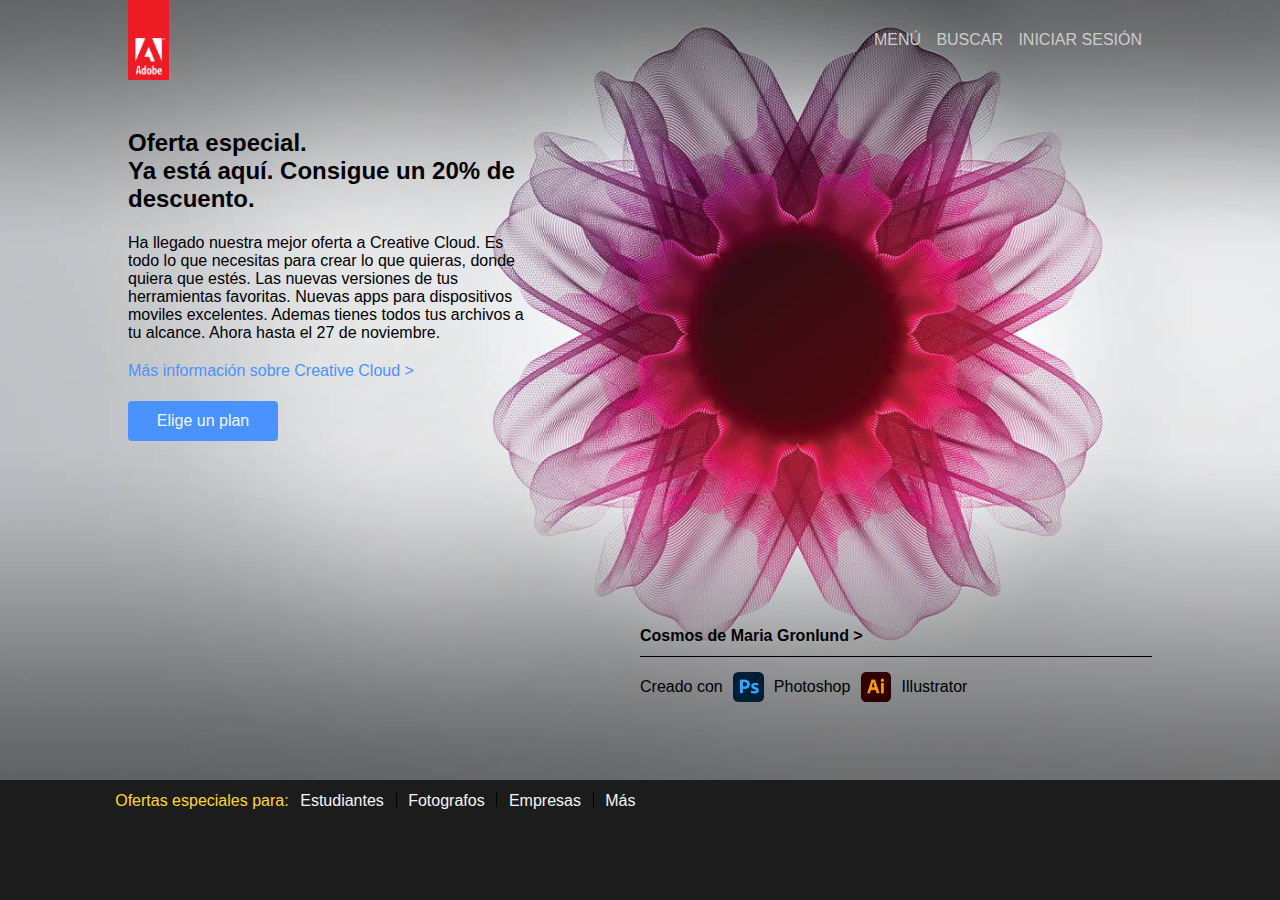
<file: Adobe/index.html>
<!DOCTYPE html>
<html lang="en">

<head>
    <meta charset="UTF-8">
    <meta http-equiv="X-UA-Compatible" content="IE=edge">
    <meta name="viewport" content="width=device-width, initial-scale=1.0">
    <title>Document</title>
    <link rel="stylesheet" href="estilos.css">
</head>

<body>
    <section>
        <header class="flex-container">
            <img class="caja1" src="Logo-adobe.jpg" alt="logo Adobe">
            <ul class="caja1">
                <li>
                    <a href="#">MENÚ</a>
                </li>
                <li>
                    <a href="#">BUSCAR</a>
                </li>
                <li>
                    <a href="#">INICIAR SESIÓN</a>
                </li>


            </ul>
        </header>
        <div class="tronco">
            <div class="izq">
                <h2 class="caja">Oferta especial.<br> Ya está aquí. Consigue un 20% de descuento.</h2>
                <p class="caja">Ha llegado nuestra mejor oferta a Creative Cloud. Es todo lo que necesitas para crear lo
                    que quieras,
                    donde
                    quiera que estés. Las nuevas versiones de tus herramientas favoritas. Nuevas apps para dispositivos
                    moviles
                    excelentes. Ademas tienes todos tus archivos a tu alcance. Ahora hasta el 27 de noviembre.</p>
                <a class="caja"
                    href="https://www.adobe.com/?clickref=1100lwmqJrne&mv=affiliate&mv2=pz&as_camptype=277929&as_channel=affiliate&as_source=partnerize&as_campaign=chelen"
                    target="_blank">Más información sobre Creative Cloud ></a>
                <a class="caja" id="boton" href="https://www.adobe.com/creativecloud/plans.html" target="_blank">Elige
                    un plan</a>
            </div>
            <div class="drch">
                <a class="creditos" href="https://www.behance.net/gallery/21107983/Cosmos">Cosmos de Maria Gronlund ></a>
                <div class="linea"></div>
                <div class="programas">
                    <p class="pp">Creado con</p>
                    <img class="pp" src="images.png" alt="psd">
                    <p class="pp">Photoshop</p>
                    <img class="pp" src="Adobe_Illustrator_CC_icon.svg.png" alt="ill">
                    <p class="pp">Illustrator</p>

                </div>

            </div>
        </div>
    </section>
    <footer class="second-flex-container">
        <P class="vert" id="amarillo">Ofertas especiales para:</P>
        <P class="vert">Estudiantes</P>
        <div class="vert"></div>
        <p class="vert">Fotografos</p>
        <div class="vert"></div>
        <p class="vert">Empresas</p>
        <div class="vert"></div>
        <p class="vert">Más</p>

    </footer>

</body>

</html>
</file>
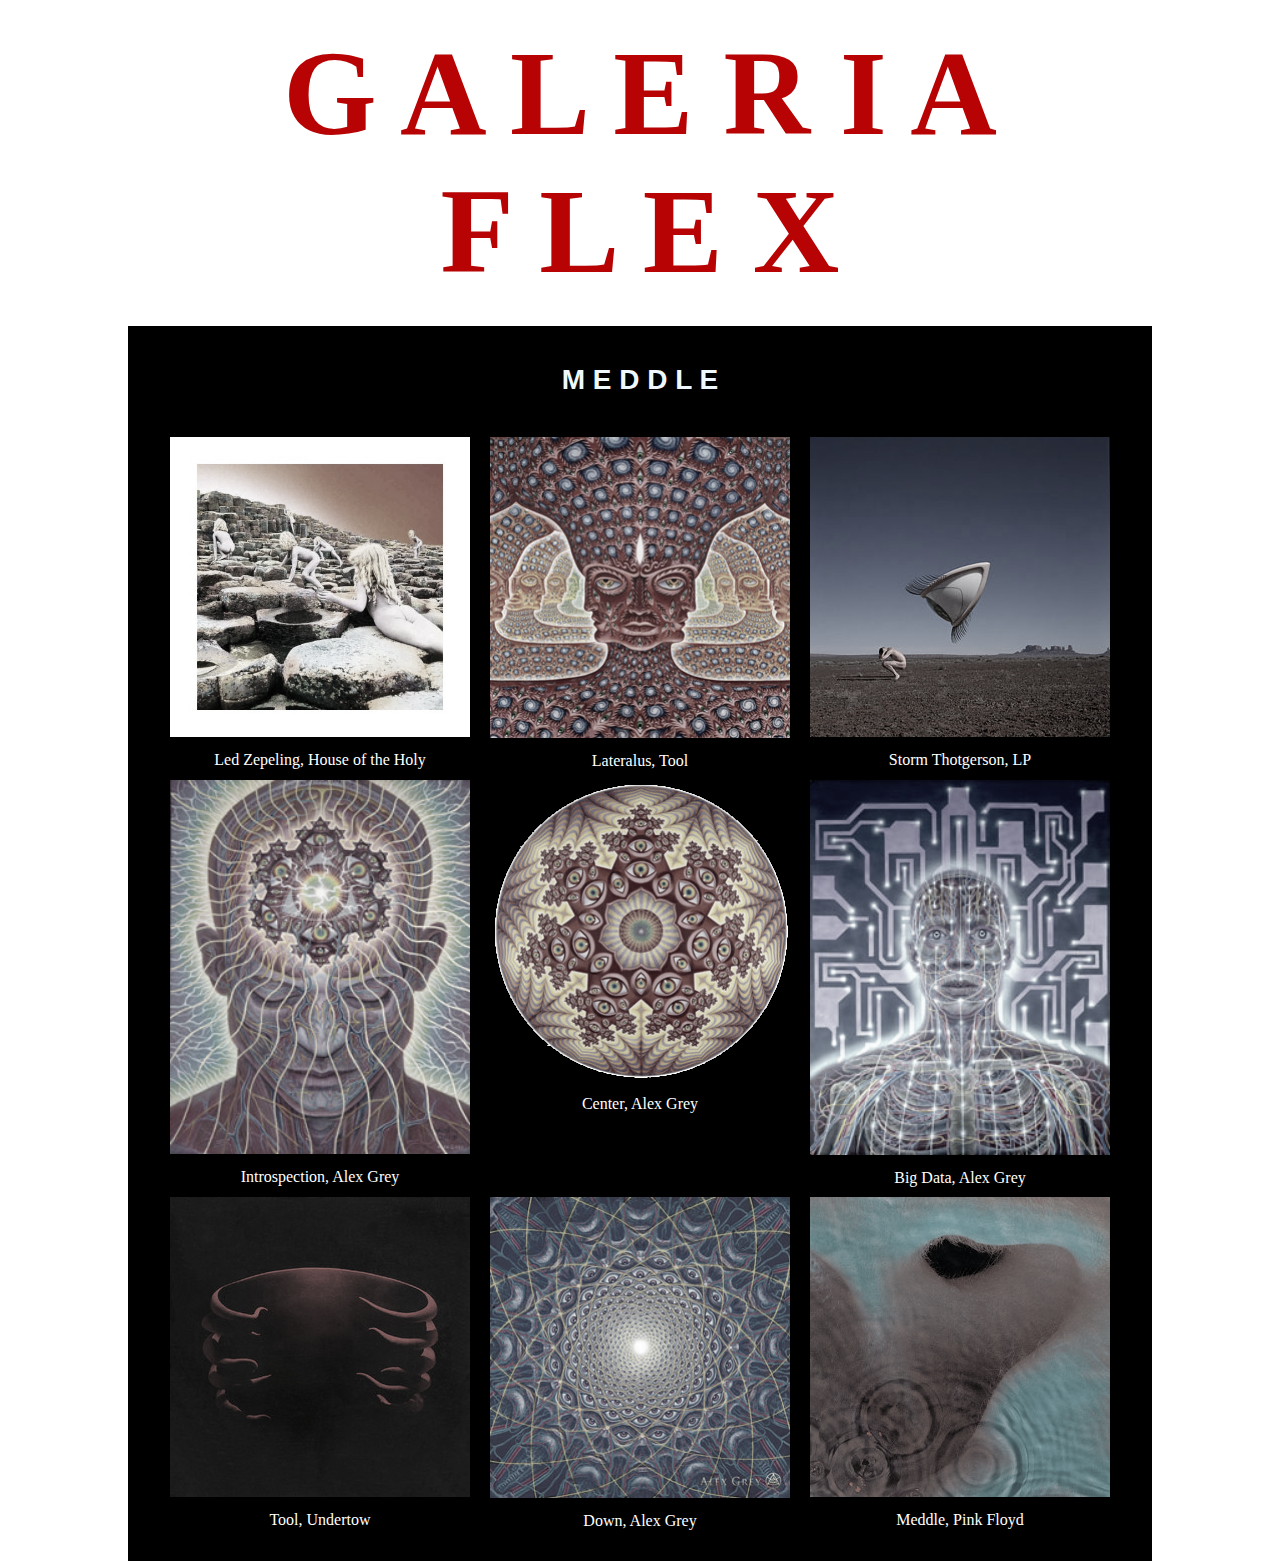
<file: galeria flex/index.html>
<!DOCTYPE html>
<html>

<head>
    <meta charset="utf-8">
    <title>Galería</title>
    <link rel="stylesheet" href="main.css">
</head>

<body>
    <header>
        <h1>G A L E R I A <br>F L E X</h1>
    </header>
    <section>
        <h2>M E D D L E</h2>
        <div class="flex-container">
            <div class="caja">
                <a href="lz_g.jpg" target="_blank" title="Led Zepeling, Houses of the holy">
                    <img alt="Led Zepeling, Houses of the holy" src="lz_p.jpg"></a>
                Led Zepeling, House of the Holy
            </div>
            <div class="caja"><a href="ag1_g.jpg" target="_blank" title="Lateralus">
                    <img alt="Lateralus" src="ag1_p.jpg"></a>
                Lateralus, Tool
            </div>
            <div class="caja">
                <a href="ss_g.jpg" target="_blank" title="Storm Thotgerson">
                    <img alt="Jean Jacket" src="ss_p.jpg"></a>
                Storm Thotgerson, LP
            </div>
            <div class="caja">
                <a href="ag3_g.jpg" target="_blank" title="Introspección">
                    <img src="ag3_p.jpg" alt="Introspección"></a>
                Introspection, Alex Grey
            </div>
            <div class="caja">
                <a href="ag4_g.png" target="_blank" title="Fucó">
                    <img src="ag4_p.png" alt="Fucó"></a>
                Center, Alex Grey
            </div>
            <div class="caja">
                <a href="ag5_g.jpg" target="_blank" title="Tech">
                    <img src="ag5_p.jpg" alt="Tech"></a>
                Big Data, Alex Grey
            </div>
            <div class="caja">
                <a href="tu_g.jpg" target="_blank" title="Tool, Undertow">
                    <img src="tu_p.jpg" alt="Tool, Undertow"></a>
                Tool, Undertow
            </div>
            <div class="caja">
                <a href="22_g.jpg" target="_blank" title="Pozo">
                    <img src="22_p.jpg" alt="Pozo"></a>
                Down, Alex Grey
            </div>
            <div class="caja">
                <a href="m_g.jpg" target="_blank" title="Meddle">
                    <img src="m_p.jpeg" alt="Meddle"></a>
                Meddle, Pink Floyd
            </div>
        </div>
    </section>
</body>

</html>
</file>
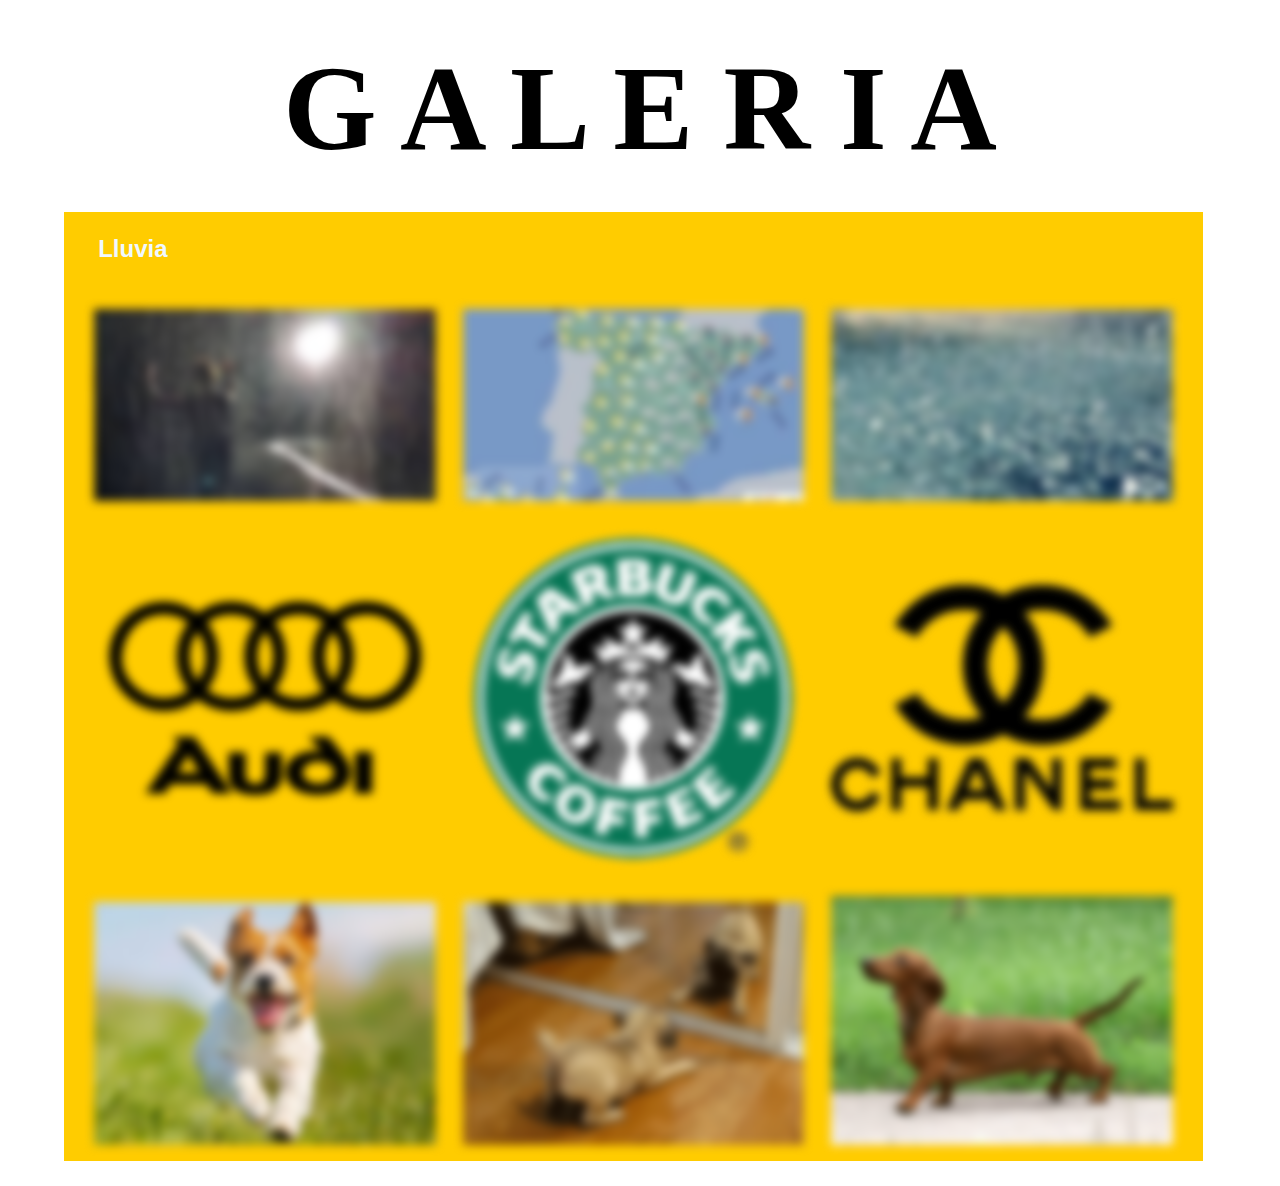
<file: galeria/index.html>
<!DOCTYPE html>
<html>

<head>
    <meta charset="utf-8">
    <title>Galería</title>
    <link rel="stylesheet" href="main.css">
</head>

<body>
    <header>
        <h1>G A L E R I A</h1>
    </header>
    <section class="principal">
        <h2>Lluvia</h2>
        <a href="imagenes/img1.jpg" target="_blank" title="Bailongo">
            <img alt="Bailando bajo la lluvia" src="imagenes/img1_peq.jpg"></a>
        <a href="imagenes/img2.jpg" target="_blank" title="Hombre del tiempo">
            <img alt="Mapa meteorológico" src="imagenes/img2_peq.jpg"></a>
        <a href="imagenes/img3.jpg" target="_blank" title="Lluvia en asfalto">
            <img alt="Lluvia en el asfalto" src="imagenes/img3_peq.jpg"></a>
        <a href="imagenes/Mesa de trabajo 1.svg" target="_blank" title="Audi">
            <img src="imagenes/Mesa de trabajo 1.svg" alt="Logo Audi"></a>
        <a href="imagenes/img5.png" target="_blank" title="Bucks">
            <img src="imagenes/img5_peq.png" alt="Cubos"></a>
        <a href="imagenes/img6.png" target="_blank" title="Billete">
            <img src="imagenes/img6_peq.png" alt="Chanel"></a>
        <a href="imagenes/img9.jpg" target="_blank" title="Xiquito">
            <img src="imagenes/img9_peq.jpg" alt="Cachorro"></a>
        <a href="imagenes/img7.gif" target="_blank" title="Pug">
            <img src="imagenes/img7.gif" alt="Pugsito"></a>
        <a href="imagenes/img8.jpg" target="_blank" title="Salchicha">
            <img src="imagenes/img8_peq.png" alt="Salchicha"></a>
        <a href=""></a>
    </section>

</body>

</html>
</file>
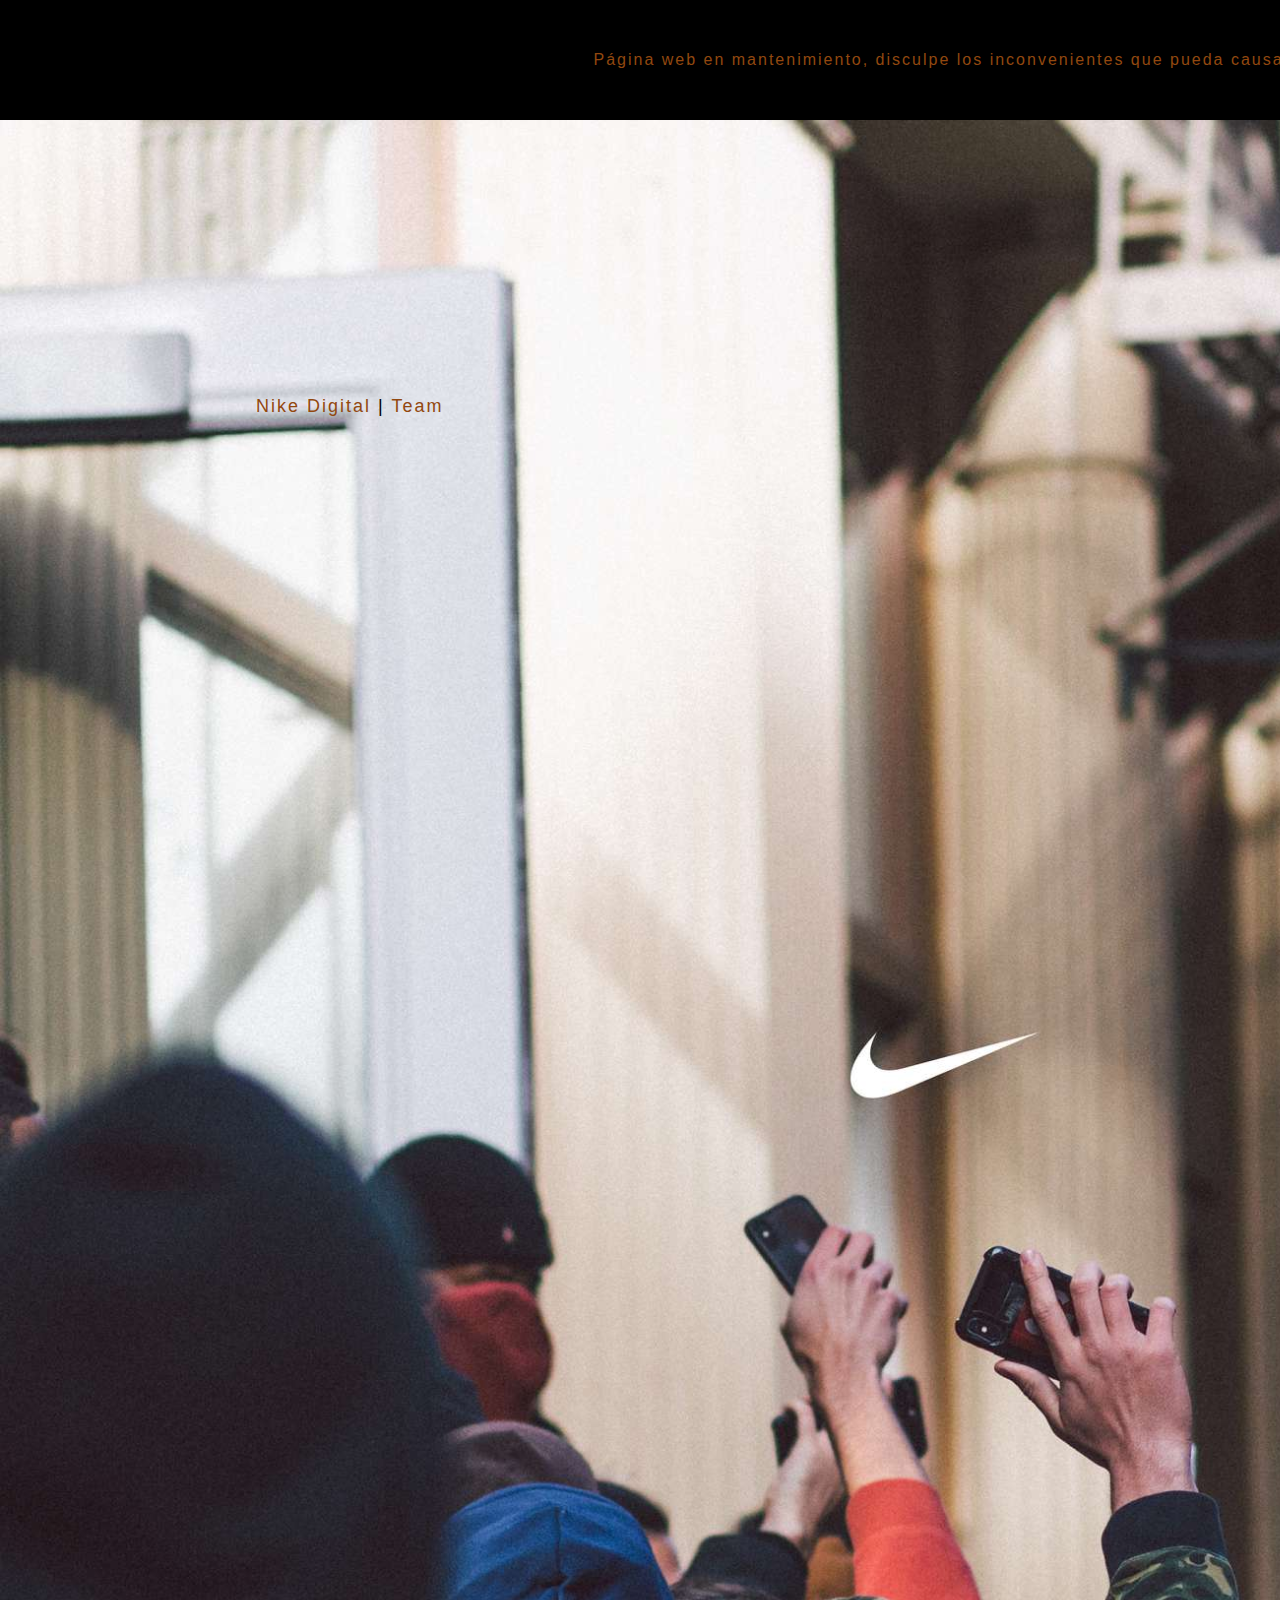
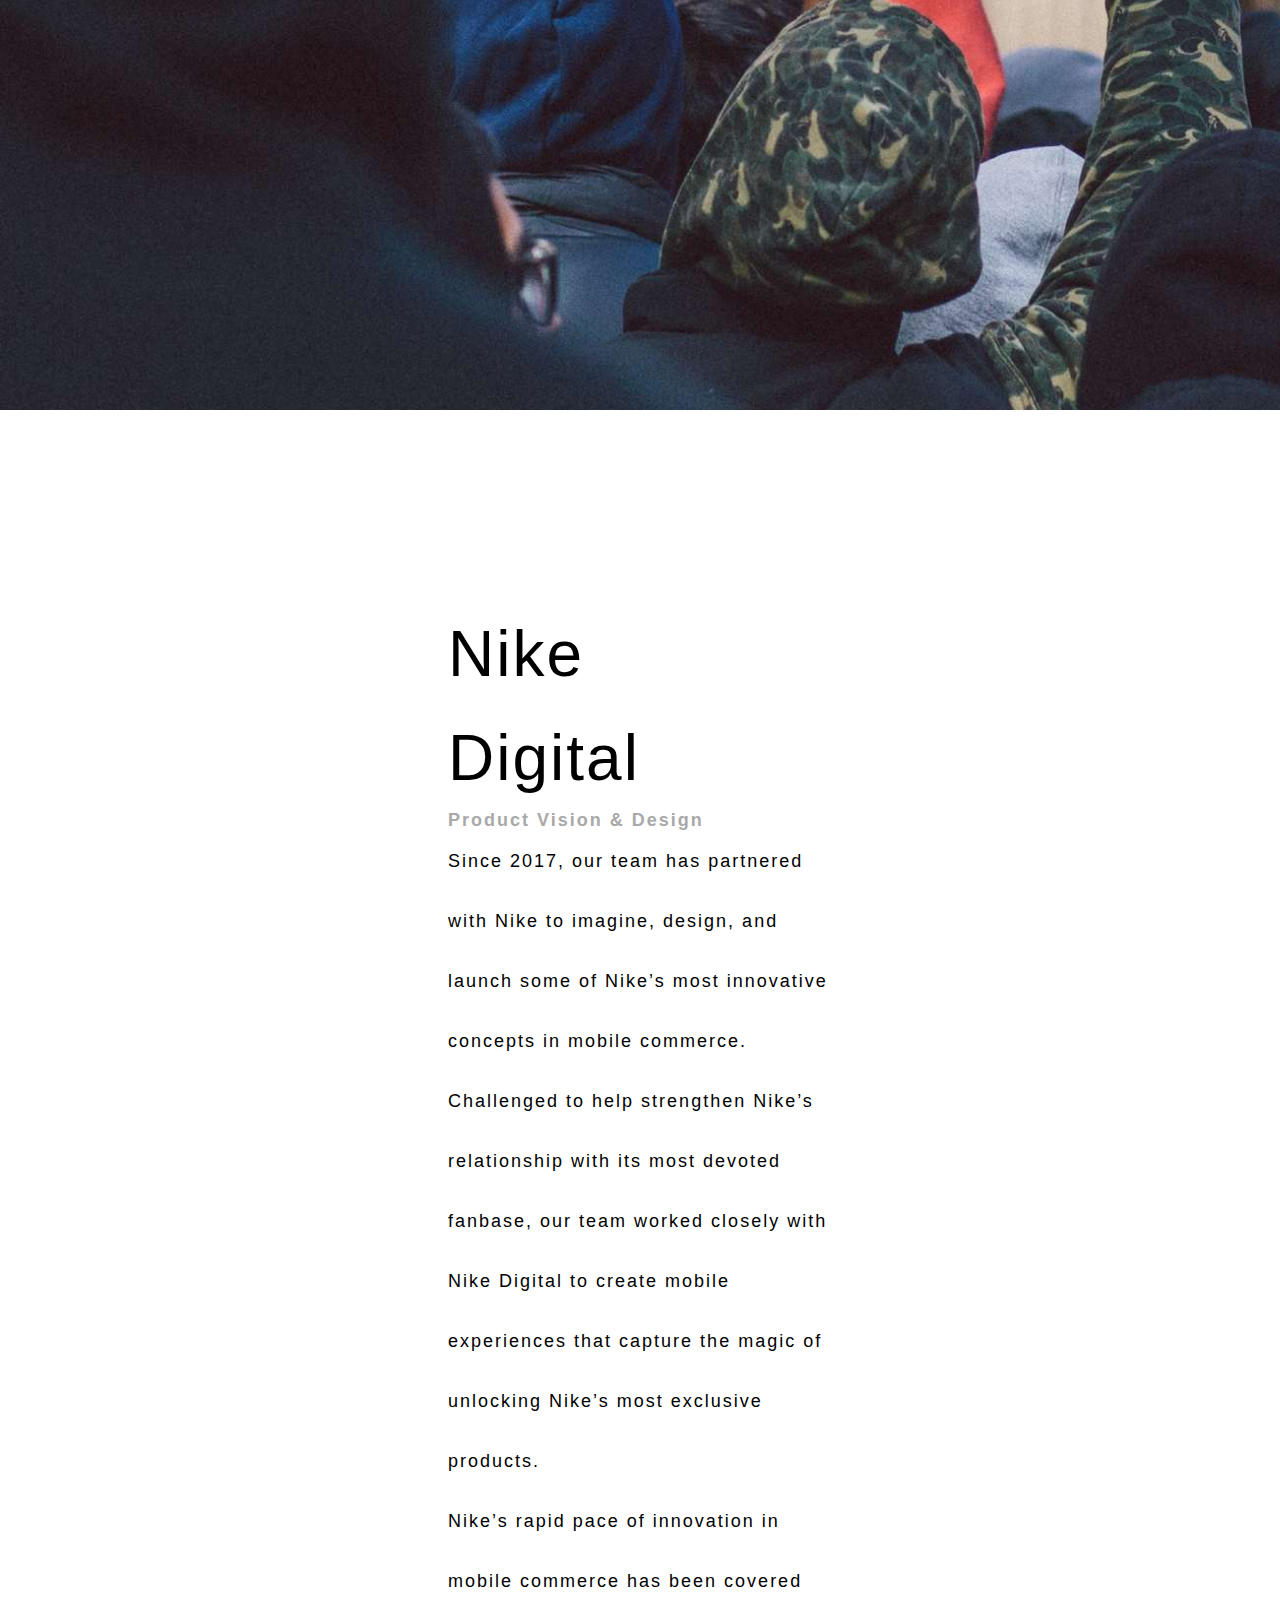
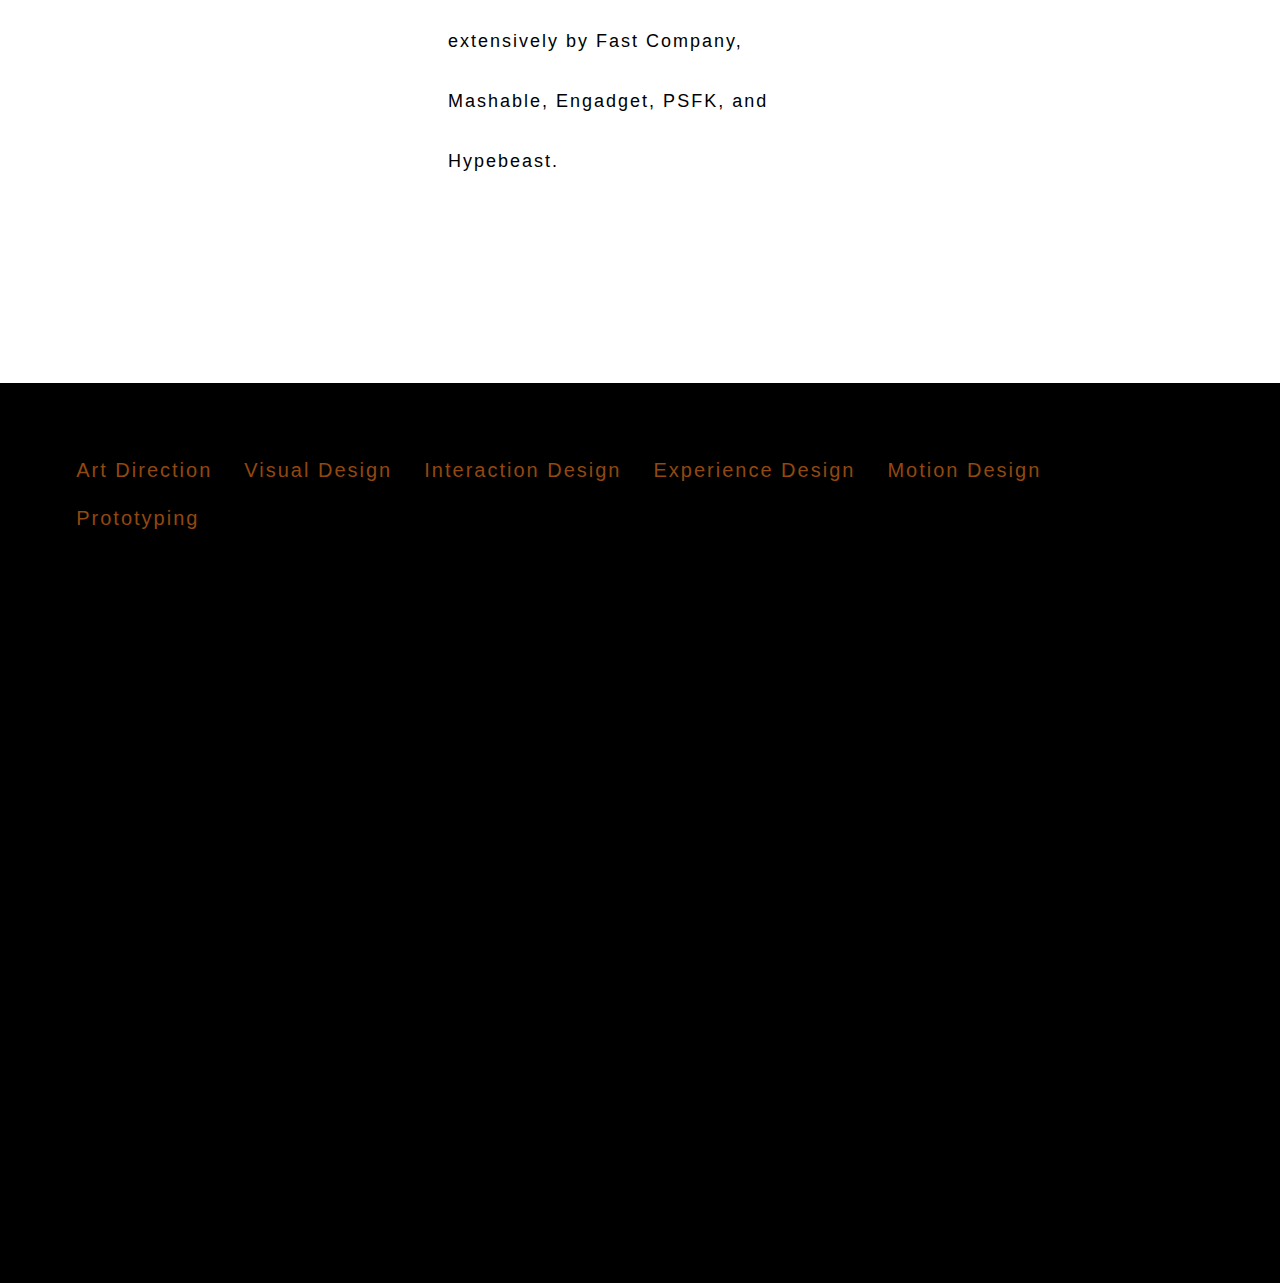
<file: nike boot/index.html>
<!DOCTYPE html>
<html>

<head>
    <meta charset="utf-8">
    <title>Nike digital</title>
    <meta name="description" content="Versión reducida de la web Nike Digital para la asignatura TPED2">
    <link rel="stylesheet" href="nikedigital.css">
</head>

<body>
    <div id="cajarriba">
        <a id="prueba" href="#" >Página web en mantenimiento, disculpe los inconvenientes que pueda causar.</a></div>
    <div id="cajaSuperior">
        <p><a href="#anclaCentro">Nike Digital</a> | <a href="#anclaBajo">Team</a></p>
    </div>
    <a name="anclaCentro"></a>
    <div id="cajaCentral">
        <h1>Nike<br>Digital</h1>
        <h2>Product Vision & Design</h2>
        <p>
            Since 2017, our team has partnered with Nike to imagine, design, and launch some of Nike’s most innovative
            concepts in mobile commerce. Challenged to help strengthen Nike’s relationship with its most devoted
            fanbase, our team worked closely with Nike Digital to create mobile experiences that capture the magic of
            unlocking Nike’s most exclusive products.
        </p>
        <p>
            Nike’s rapid pace of innovation in mobile commerce has been covered extensively by Fast Company, Mashable,
            Engadget, PSFK, and Hypebeast.
        </p>
    </div>
    <a name="anclaBajo"></a>
    <div id="cajaInferior">
        <ul>
            <a class="nowhere" href="#">
                <li>Art Direction</li>
            </a>
            <a href="https://easda.es/" target="_self">
                <li>Visual Design</li>
            </a>
            <a href="https://easda.es" target="_blank">
                <li>Interaction Design</li>
            </a>
            <a href="imgs/fondo.jpg">
                <li>Experience Design</li>
            </a>
            <a href="#">
                <li>Motion Design</li>
            </a>
            <a class="nowhere" href="#">
                <li>Prototyping</li>
            </a>
        </ul>
    </div>
</body>

</html>
</file>
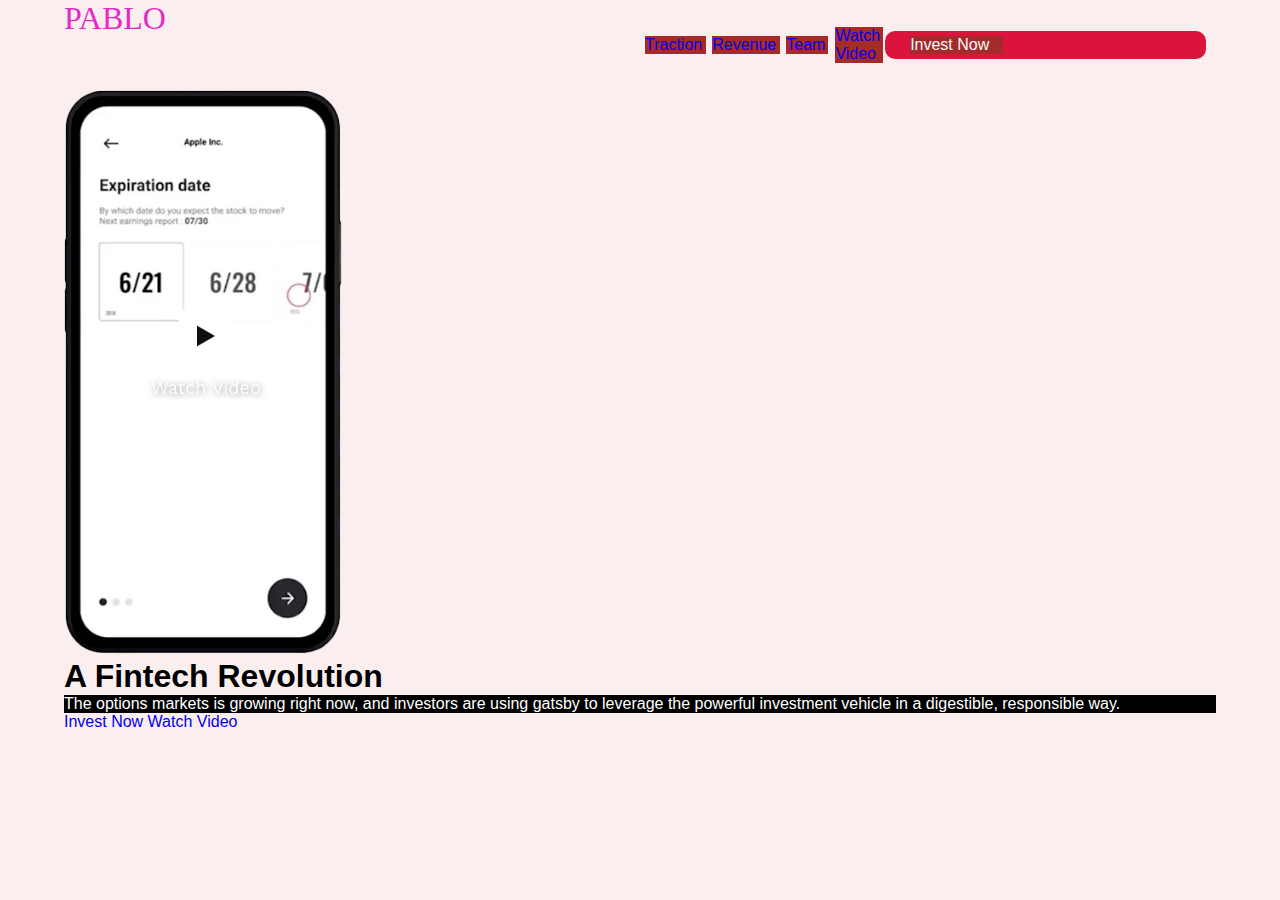
<file: parcial/index.html>
<!DOCTYPE html>
<html lang="en">

<head>
    <meta charset="UTF-8">
    <meta http-equiv="X-UA-Compatible" content="IE=edge">
    <meta name="viewport" content="width=device-width, initial-scale=1.0">
    <title>Document</title>
    <link rel="stylesheet" href="estilos.css">
</head>

<body>
    <section>
        <header class="flex-container">
            <nav class="tope">
                <p>PABLO</p>
                <ul class="menu">
                    <a href="https://easda.es/?page_id=13407">
                        <li>Traction</li>
                    </a>
                    <a href="#">
                        <li>Revenue</li>
                    </a>
                    <a href="telefono.png" target="_blank">
                        <li>Team</li>
                    </a>
                    <a href="#">
                        <li>Watch Video</li>
                    </a>
                    <a class="boton" href="#">
                        <li>Invest Now</li>
                    </a>
                </ul>
            </nav>
        </header>
        <div class="centro">
            <div class="izquierda">
                <img src="telefono.png" alt="telefono">
            </div>
            <div class="derecha">
                <h1>A Fintech Revolution</h1>
                <p class="cartel">The options markets is growing right now, and investors are using gatsby to leverage the powerful
                    investment vehicle in a digestible, responsible way.</p>
                <a href="https://www.adobe.com/?clickref=1100lwmqJrne&mv=affiliate&mv2=pz&as_camptype=277929&as_channel=affiliate&as_source=partnerize&as_campaign=chelen"
                    target="_blank">Invest Now</a>
                <a href="https://www.adobe.com/creativecloud/plans.html" target="_blank">Watch Video</a>
            </div>
            <div>

            </div>
        </div>






    </section>

</body>

</html>
</file>
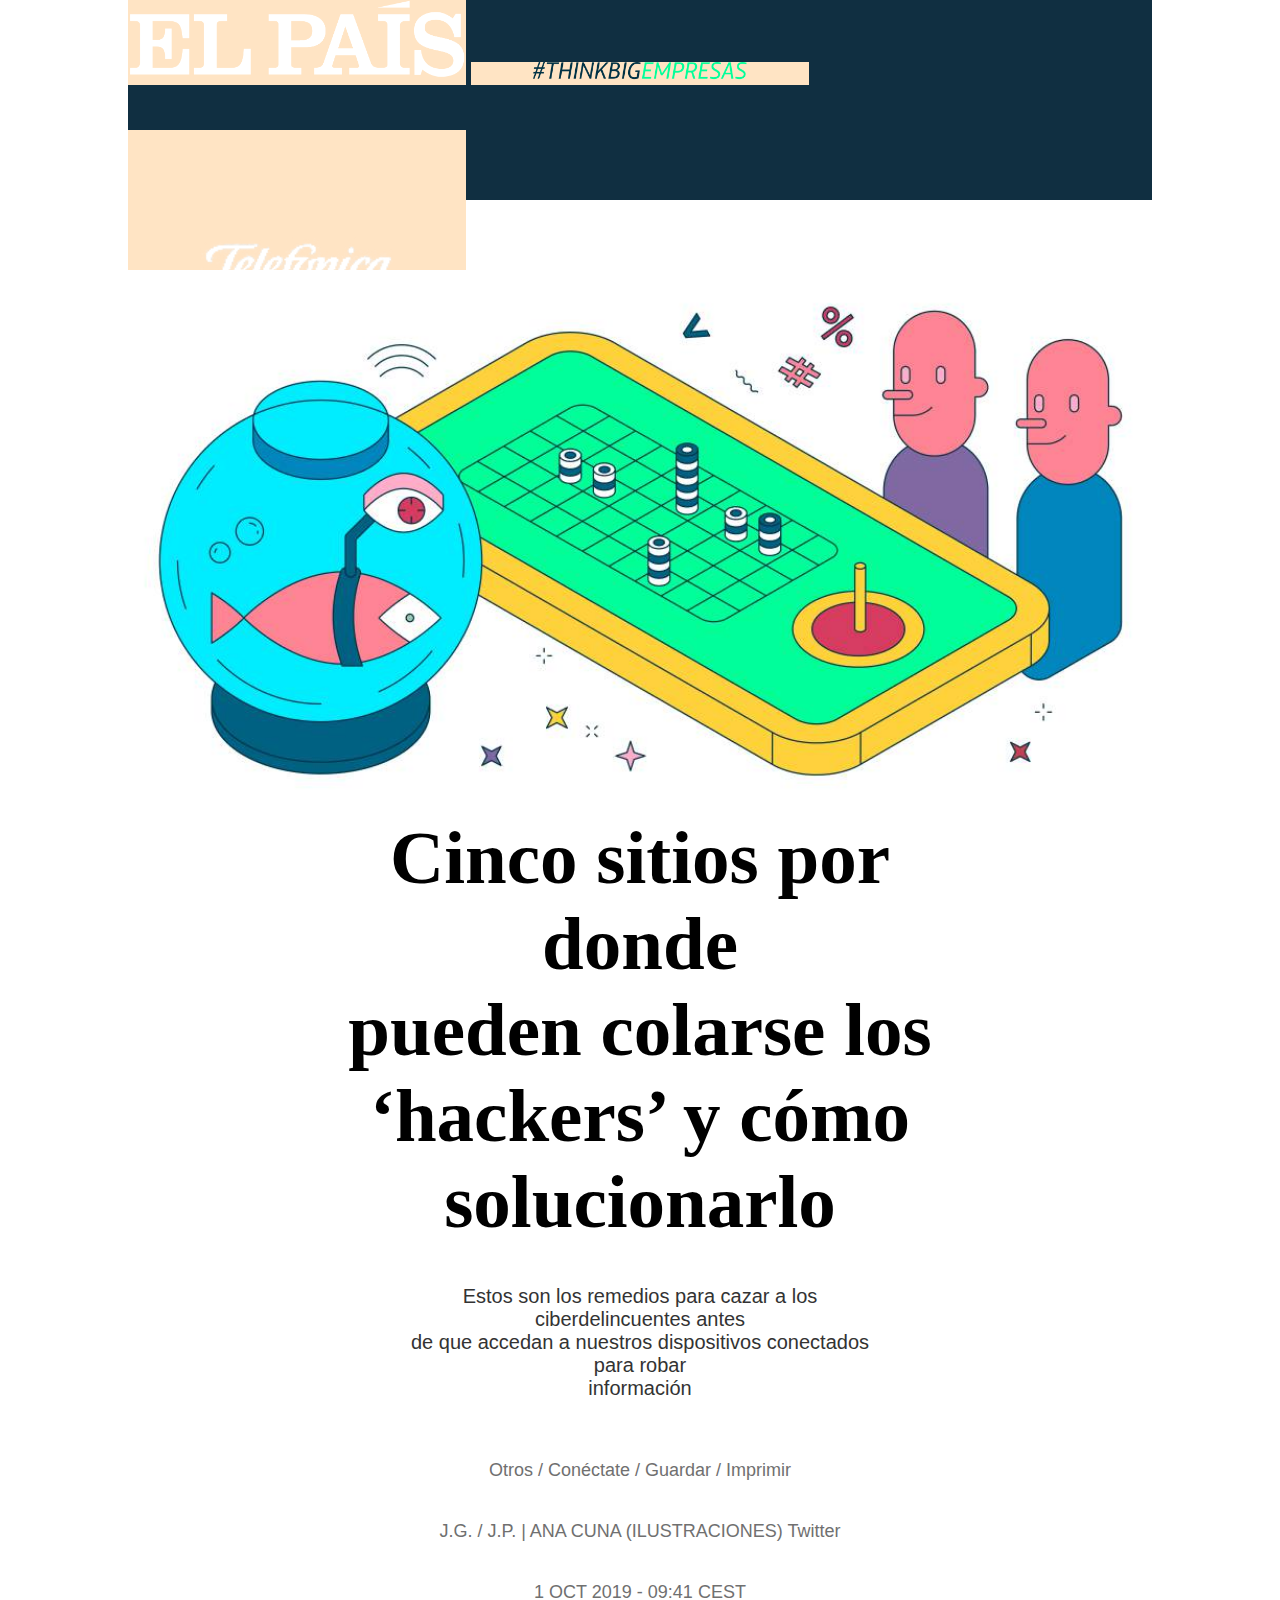
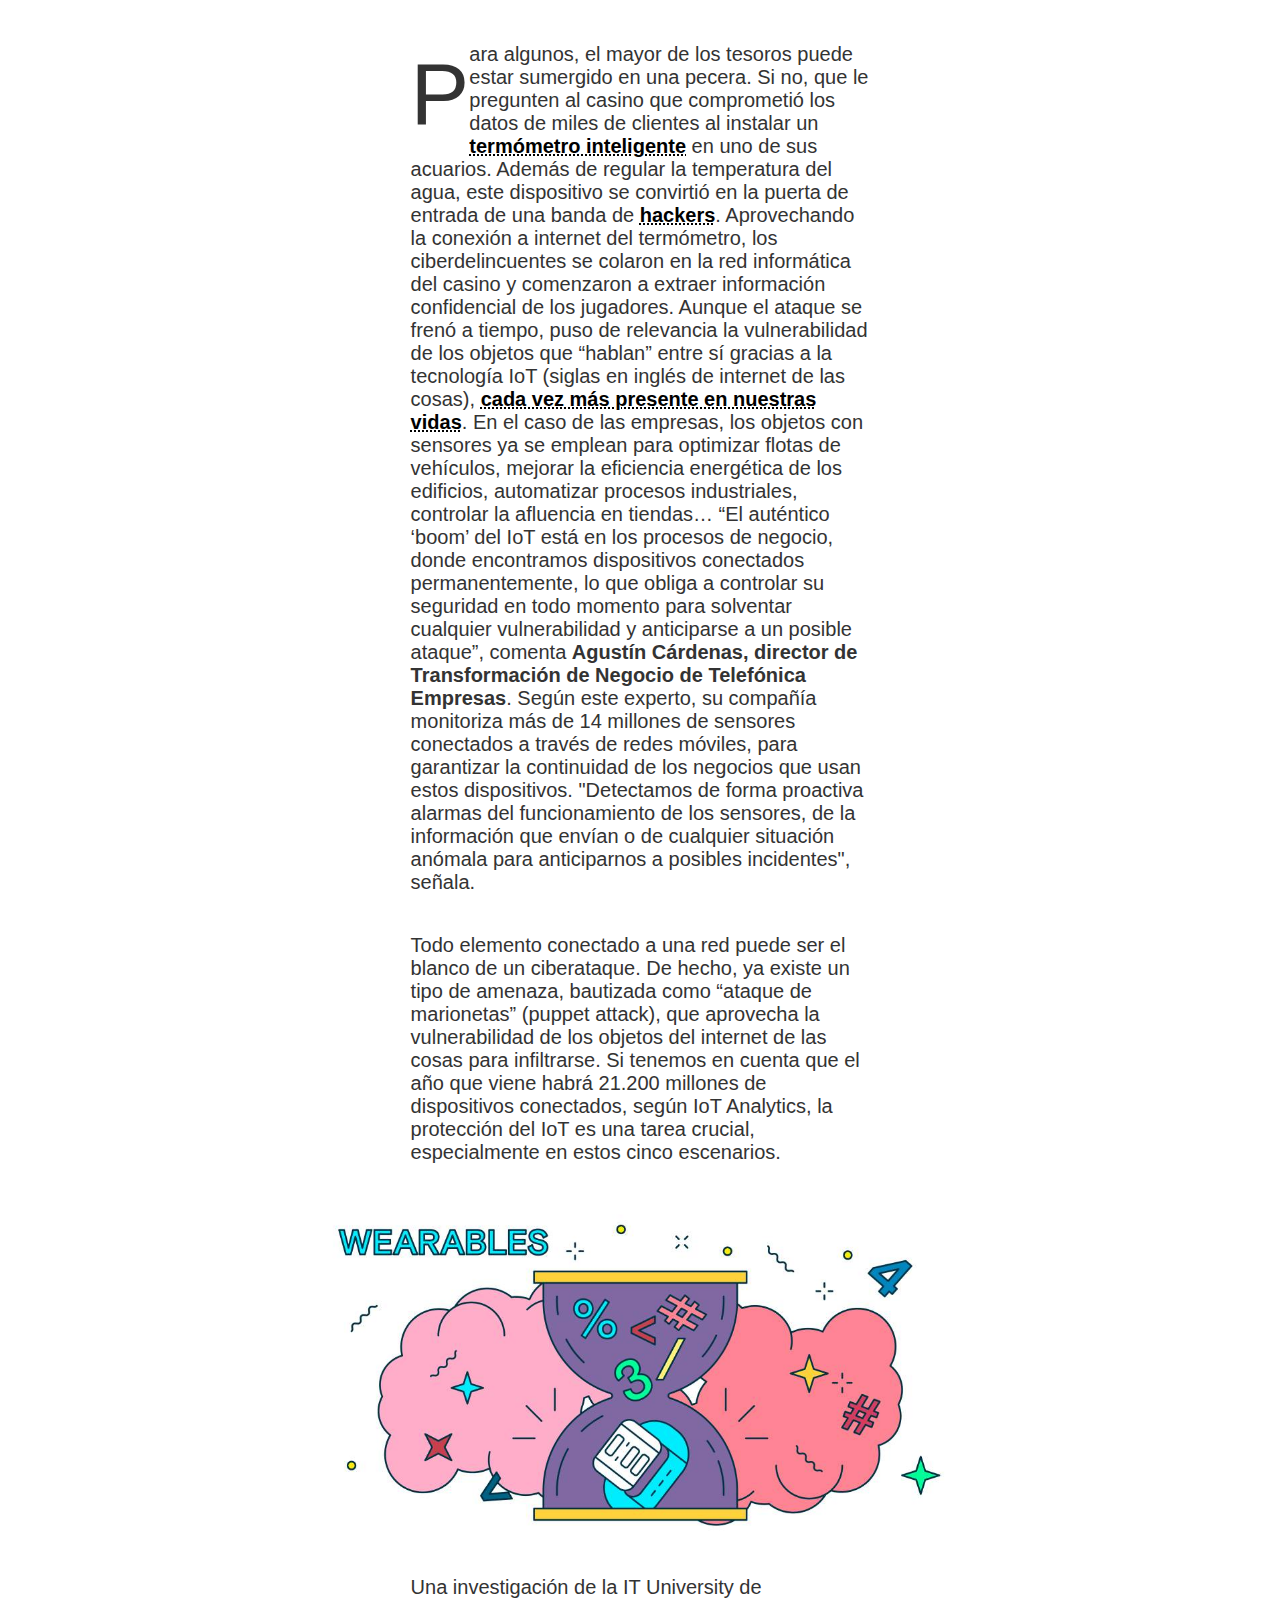
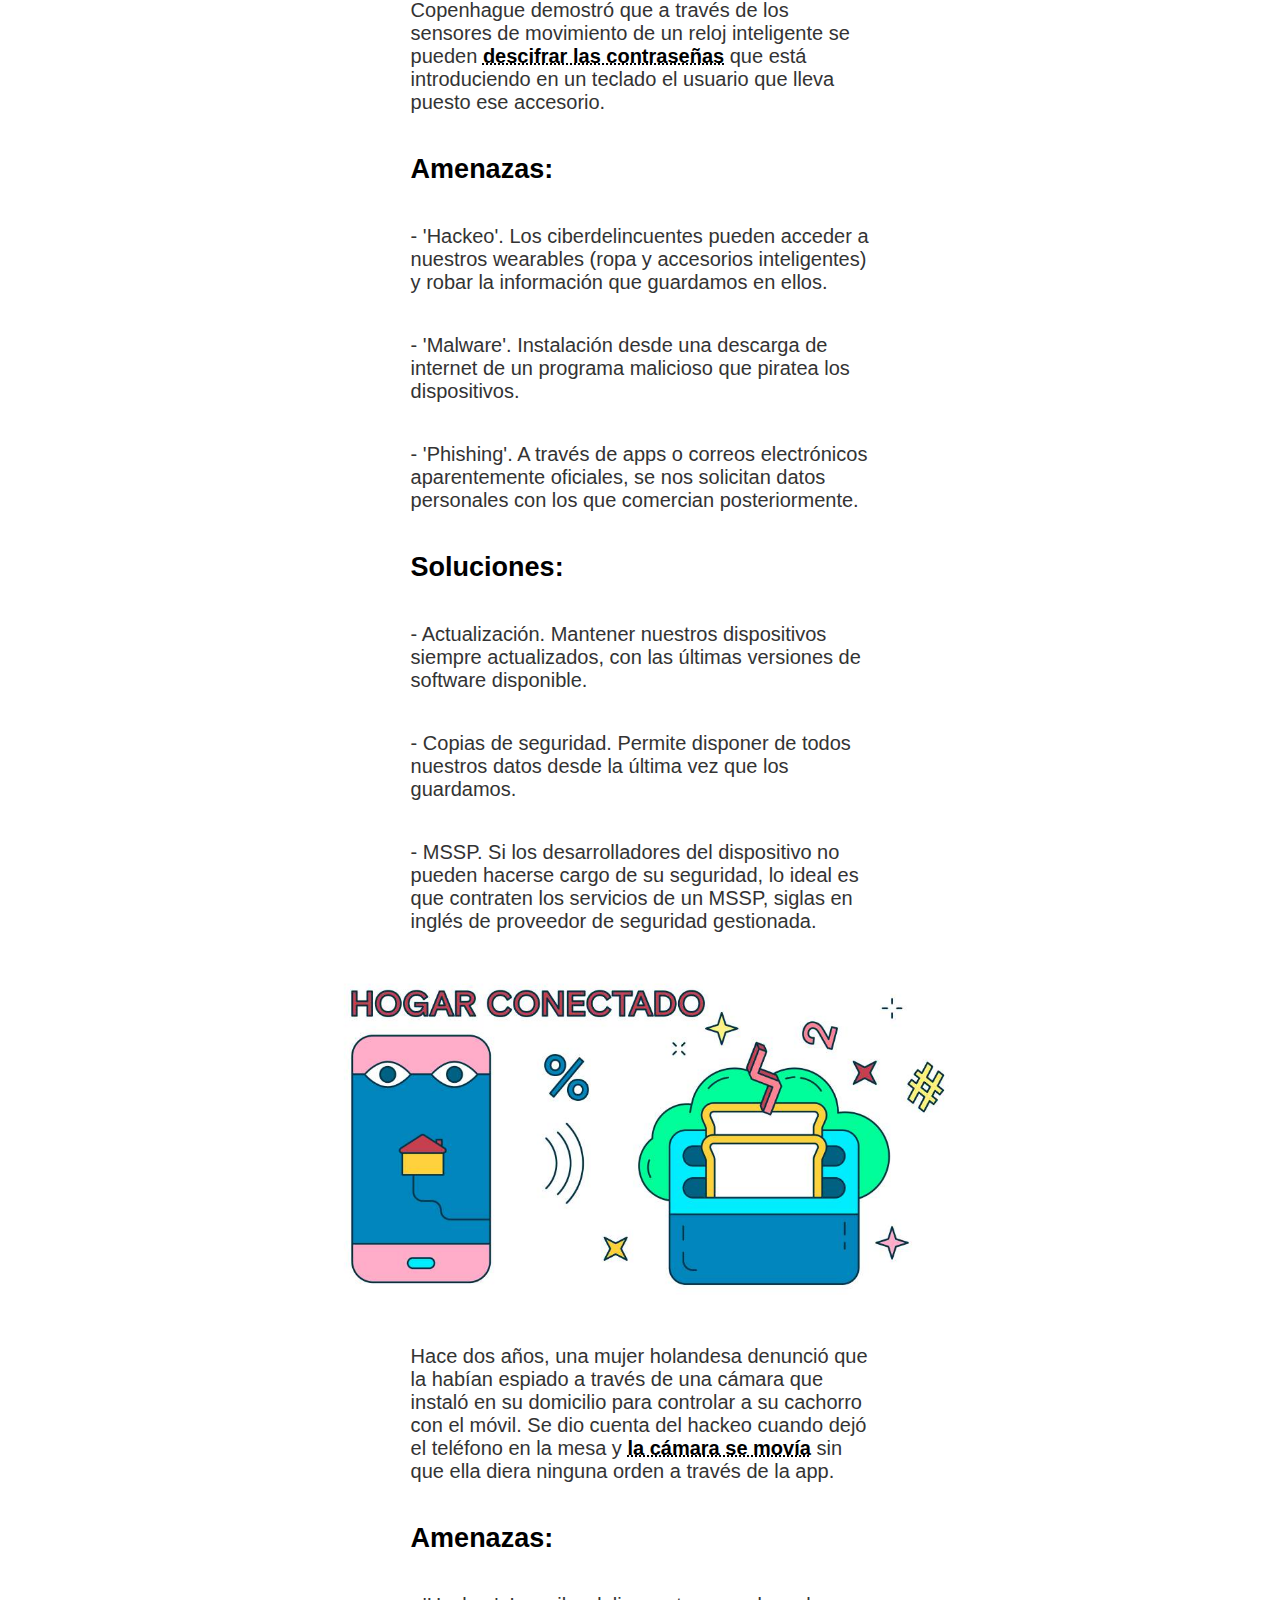
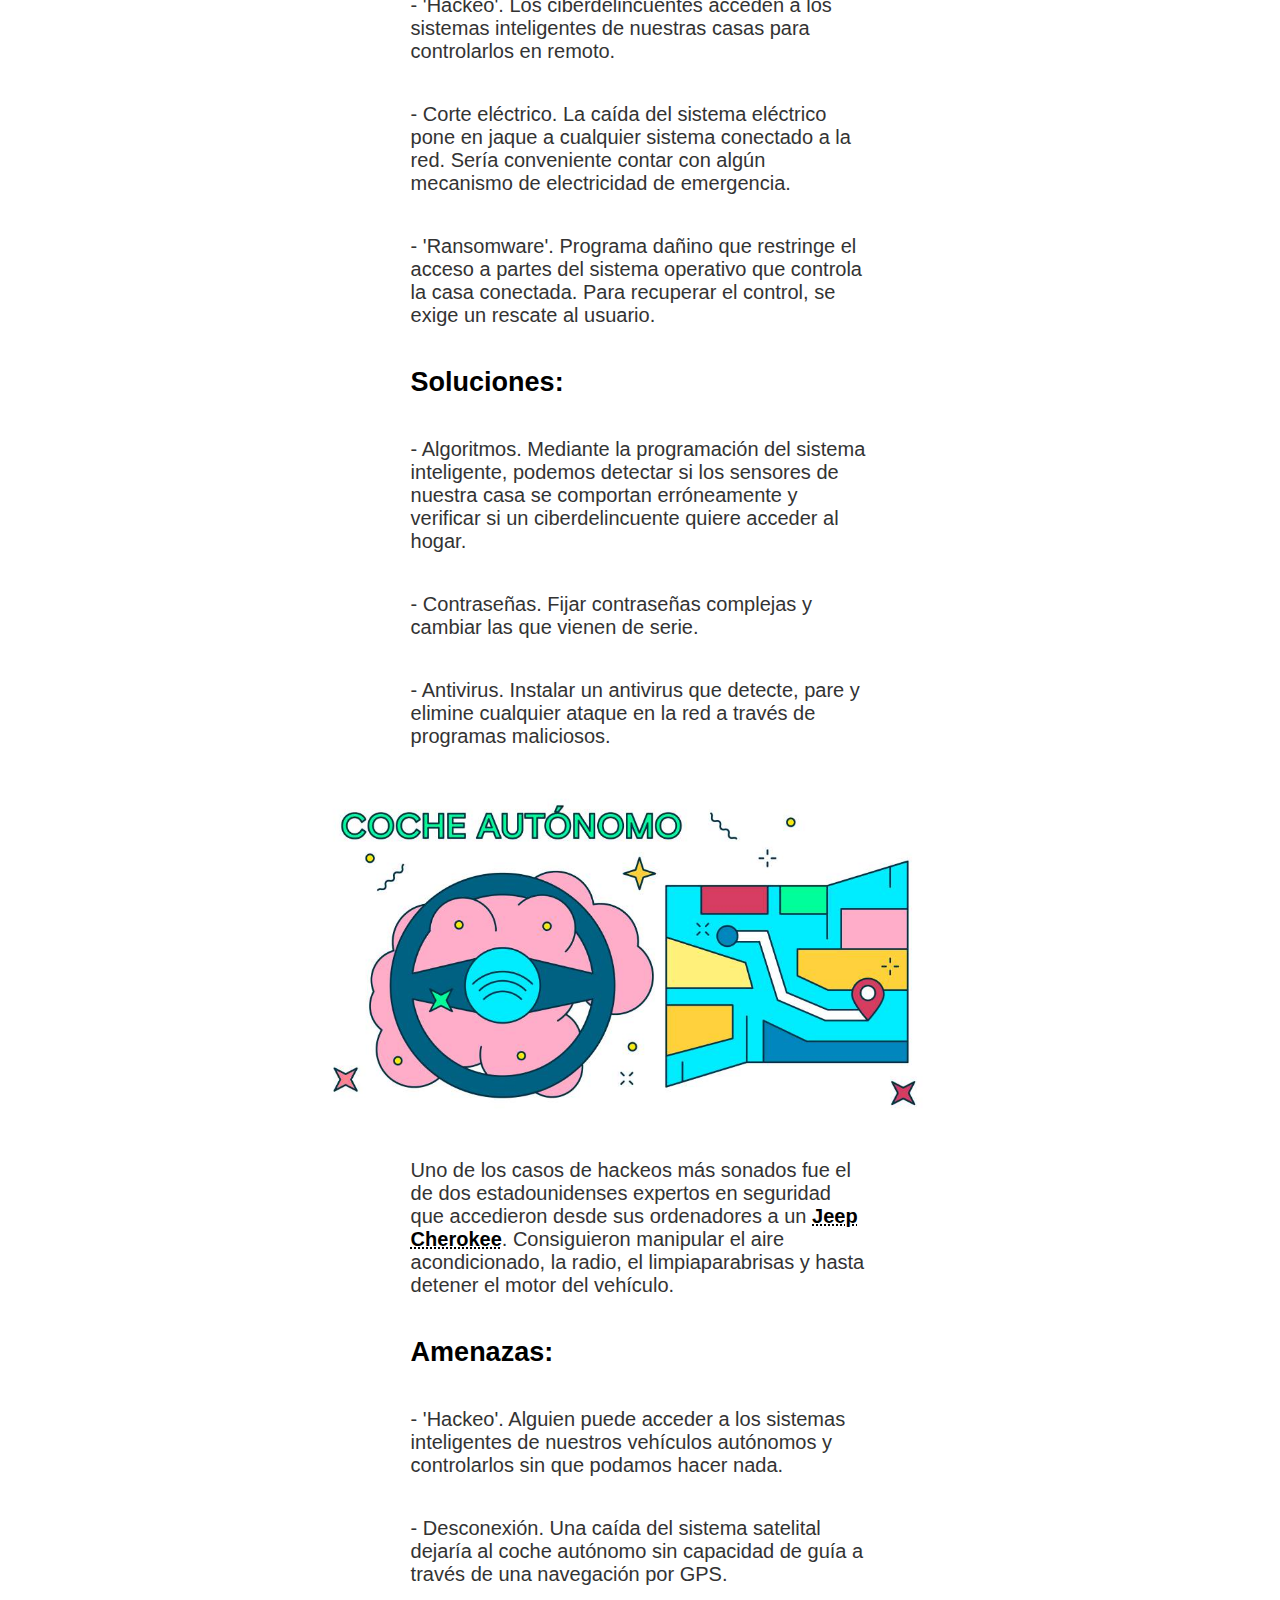
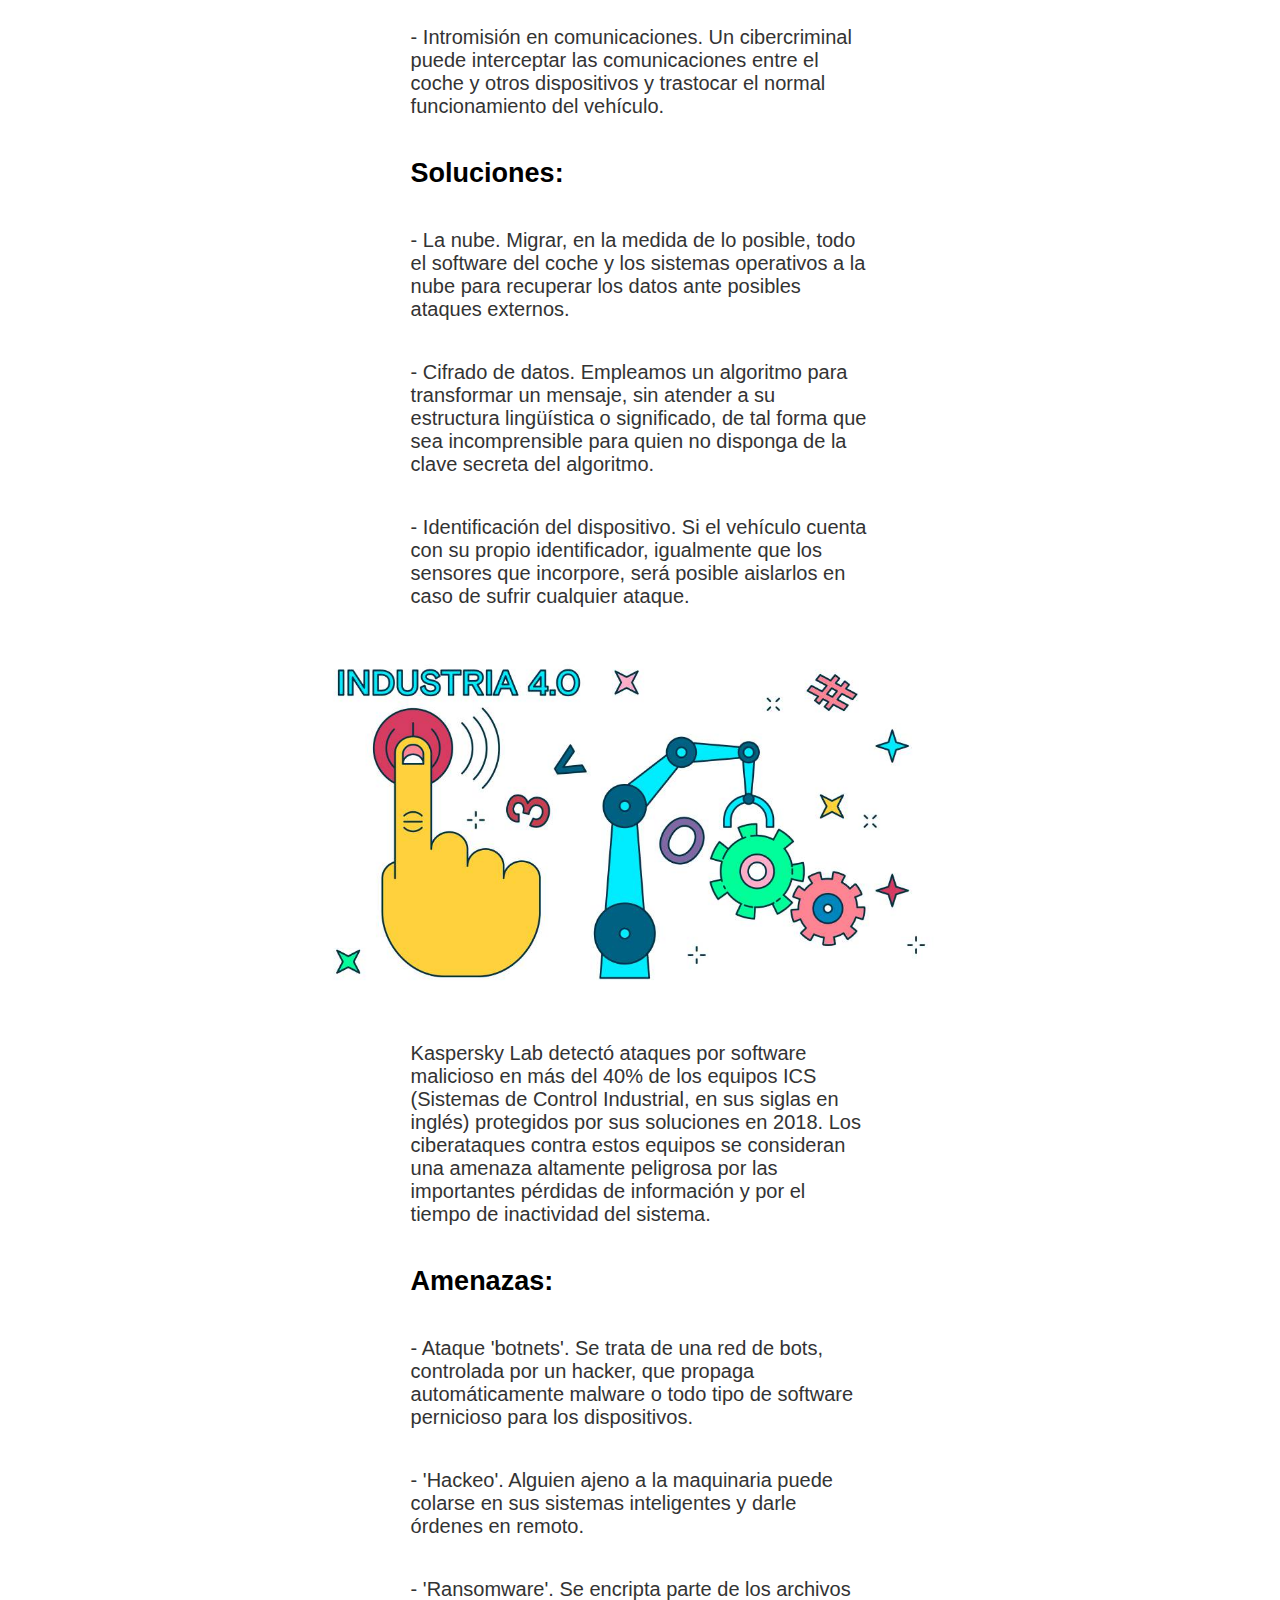
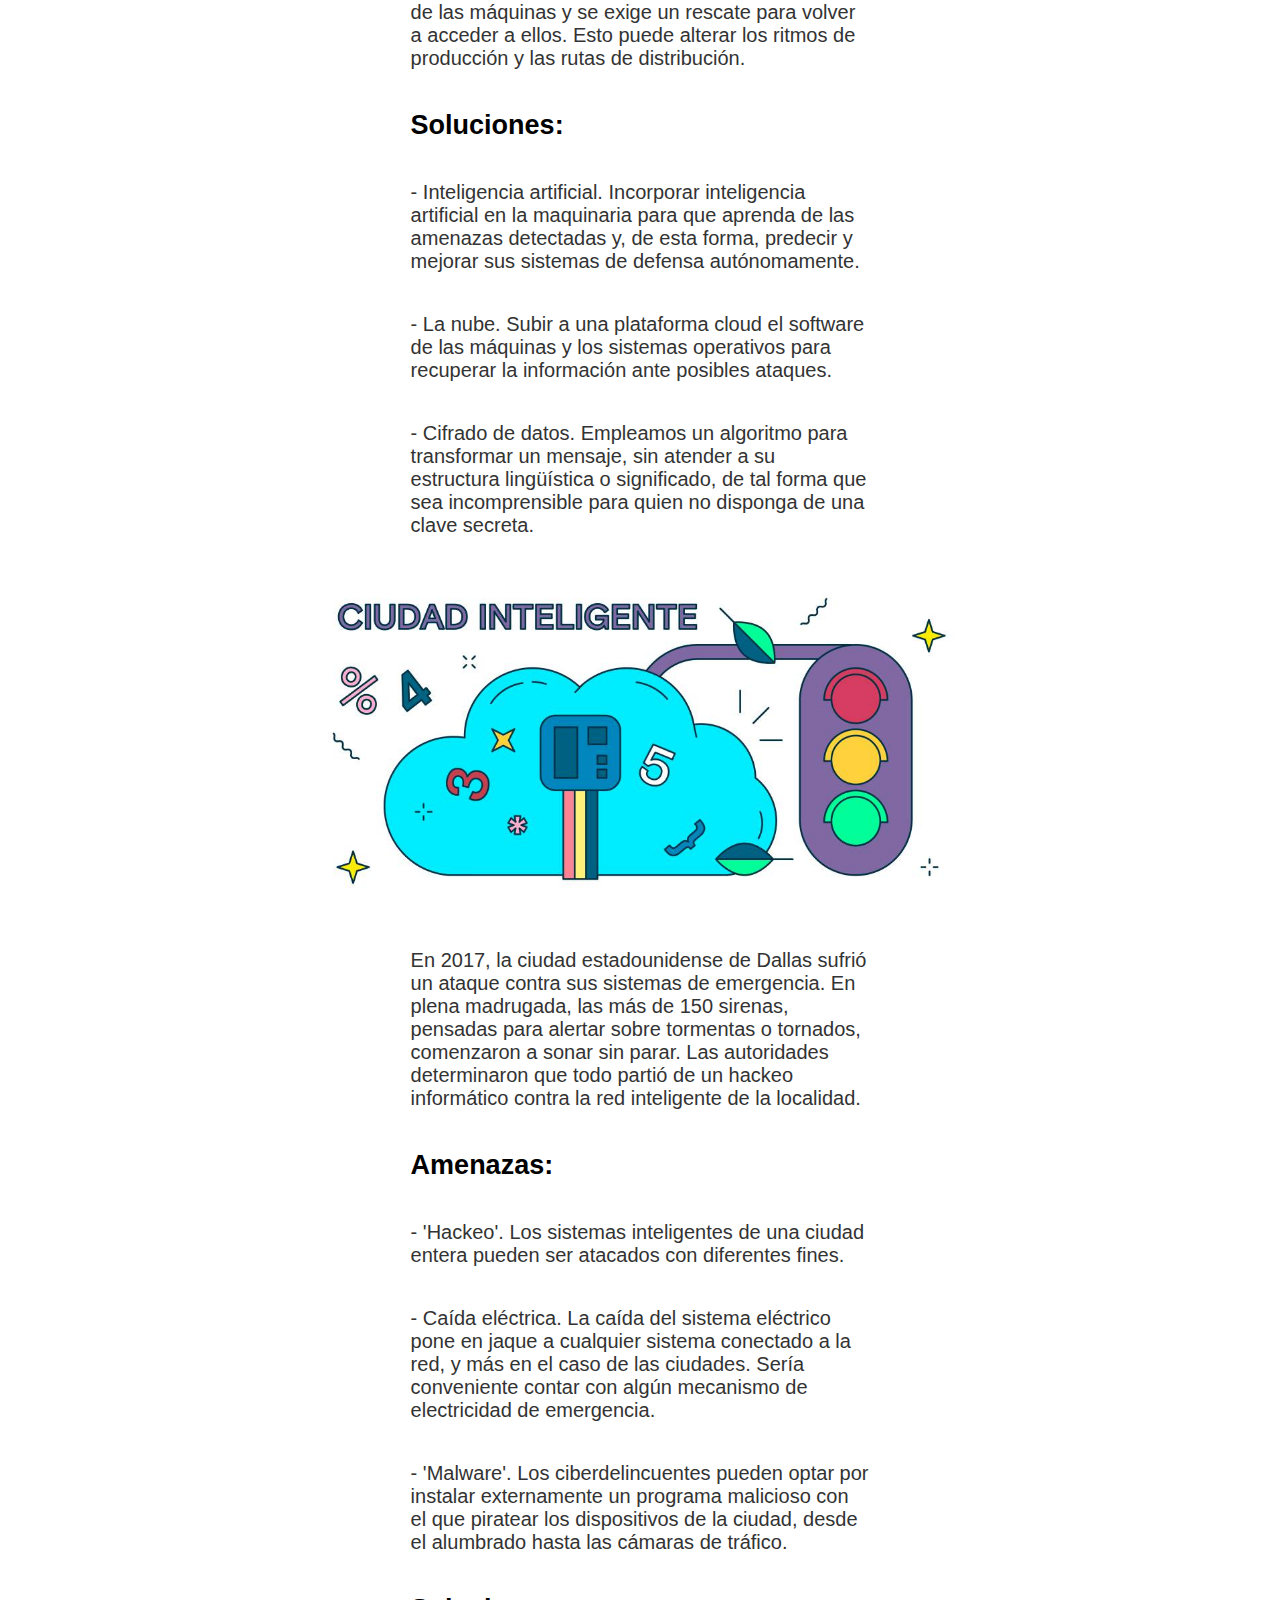
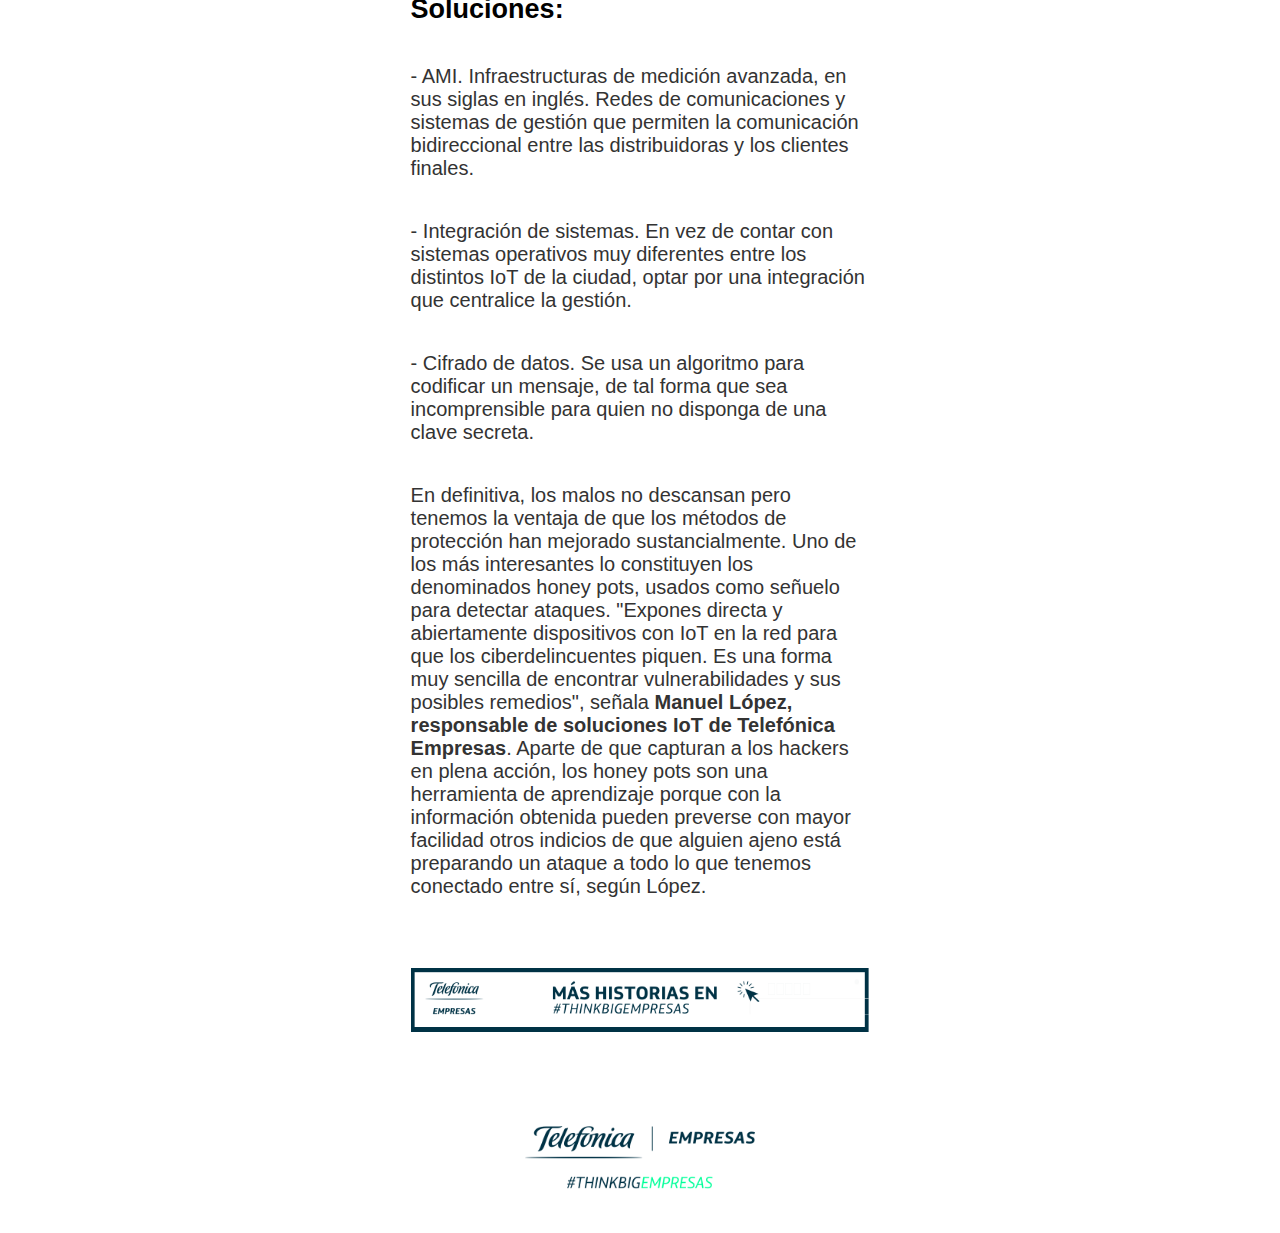
<file: sesión 78/index.html>
<!DOCTYPE html>
<html>

<head>
    <meta charset="utf-8">
    <title> Cinco sitios por donde pueden colarse los ‘hackers’ y cómo solucionarlo</title>
    <link rel="stylesheet" href="elpais.css">
</head>

<body>
    <div id="principal">
        <header>
            <ul>
                <li id="izq"><img src="recursos/Pagina/img/elPais-blanco.png" alt="el pais"></li>
                <li id="centro"><img src="recursos/Pagina/img/telefonica-empresas-footer.png" alt="think big"></li>
                <li id="drc"><img src="recursos/Pagina/img/empresas.png" alt="telefonica empresas"></li>
                <!--<li id="izq"><img src="recursos/Pagina/img/elPais-blanco.png" alt="el pais"></li>
                <li id="centro"><img src="recursos/Pagina/img/telefonica-empresas-footer.png" alt="think big"></li>
                <li id="drc"><img src="recursos/Pagina/img/empresas.png" alt="telefonica empresas"></li>
            -->
            </ul>
        </header>
        <img src="recursos/Pagina/img/pecera-juegodemesa.jpg" alt="juego de mesa y pecera">
        <article>
            <h4 class="titulo">Cinco sitios por donde <br> pueden colarse los <br> ‘hackers’ y cómo <br> solucionarlo
            </h4>
            <p class="subtitulo">Estos son los remedios para cazar a los ciberdelincuentes antes <br> de que accedan a
                nuestros
                dispositivos conectados para robar <br> información</p>
            <ul id="redes">
                <a id="link"
                    href="https://www.facebook.com/sharer.php?u=https%3A%2F%2Felpais.com%2Fespeciales-branded%2Fthinkbig-empresas%2F2019%2Fcinco-sitios-por-donde-pueden-colarse-los-hackers-y-como-solucionarlo%2F%3Fssm%3DFB_CC&t=Cinco%2520sitios%2520por%2520donde%2520pueden%2520colarse%2520los%2520%25E2%2580%2598hackers%25E2%2580%2599%2520y%2520c%25C3%25B3mo%2520solucionarlo">
                    <li>Otros</li>
                </a>
                /
                <a id="link"
                    href="https://twitter.com/intent/tweet?url=https%3A%2F%2Felpais.com%2Fespeciales-branded%2Fthinkbig-empresas%2F2019%2Fcinco-sitios-por-donde-pueden-colarse-los-hackers-y-como-solucionarlo%2F%3Fssm%3DTW_CC&text=Cinco%20sitios%20por%20donde%20pueden%20colarse%20los%20‘hackers’%20y%20cómo%20solucionarlo&via=elpais_economia%20%23telefonicaempresas&lang=es">
                    <li>Conéctate</li>
                </a>
                /
                <a id="link"
                    href="https://plus.elpais.com/conectar?backURL=https%3A%2F%2Felpais.com%2Fespeciales-branded%2Fthinkbig-empresas%2F2019%2Fcinco-sitios-por-donde-pueden-colarse-los-hackers-y-como-solucionarlo%2F&o=FAV">
                    <li>Guardar</li>
                </a>
                /
                <a id="link" href="#">
                    <li>Imprimir</li>
                </a>
            </ul>


            <ul id="contactos">
                <li>J.G. / J.P. | ANA CUNA (ILUSTRACIONES)
                    Twitter</li>
            </ul>

            <p>
            <ul id="contactos">
                <li>1 OCT 2019 - 09:41 CEST</li>
            </ul>
            </p>

            <p id="letraP"> Para algunos, el mayor de los tesoros puede estar sumergido en una pecera. Si no, que le
                pregunten al
                casino
                que comprometió los datos de miles de clientes al instalar un <a
                    href="https://mashable.com/article/casino-smart-thermometer-hacked"><span id="negrita">termómetro
                        inteligente</span></a> en uno de sus
                acuarios.
                Además de regular la temperatura del agua, este dispositivo se convirtió en la puerta de entrada de una
                banda de <a href="https://cincodias.elpais.com/tag/pirata_informatico/a"><span
                        id="negrita">hackers</span></a>. Aprovechando la conexión a internet del termómetro, los
                ciberdelincuentes se colaron
                en la
                red informática del casino y comenzaron a extraer información confidencial de los jugadores. Aunque el
                ataque se frenó a tiempo, puso de relevancia la vulnerabilidad de los objetos que “hablan” entre sí
                gracias
                a la tecnología IoT (siglas en inglés de internet de las cosas), <a
                    href="https://elpais.com/publi-especial/thinkbig-empresas/internet-de-las-cosas/"><span
                        id="negrita">cada vez más presente en nuestras
                        vidas</span></a>. En
                el caso de las empresas, los objetos con sensores ya se emplean para optimizar flotas de vehículos,
                mejorar
                la eficiencia energética de los edificios, automatizar procesos industriales, controlar la afluencia en
                tiendas… “El auténtico ‘boom’ del IoT está en los procesos de negocio, donde encontramos dispositivos
                conectados permanentemente, lo que obliga a controlar su seguridad en todo momento para solventar
                cualquier
                vulnerabilidad y anticiparse a un posible ataque”, comenta <span id="negrita">Agustín Cárdenas, director
                    de Transformación
                    de
                    Negocio de Telefónica Empresas</span>. Según este experto, su compañía monitoriza más de 14 millones
                de
                sensores
                conectados a través de redes móviles, para garantizar la continuidad de los negocios que usan estos
                dispositivos. "Detectamos de forma proactiva alarmas del funcionamiento de los sensores, de la
                información
                que envían o de cualquier situación anómala para anticiparnos a posibles incidentes", señala.</p>

            <p>Todo elemento conectado a una red puede ser el blanco de un ciberataque. De hecho, ya existe un tipo de
                amenaza, bautizada como “ataque de marionetas” (puppet attack), que aprovecha la vulnerabilidad de los
                objetos del internet de las cosas para infiltrarse. Si tenemos en cuenta que el año que viene habrá
                21.200
                millones de dispositivos conectados, según IoT Analytics, la protección del IoT es una tarea crucial,
                especialmente en estos cinco escenarios.</p>
            <img src="recursos/Pagina/img/reloj-arena.jpg" alt="wearables">
            <p> Una investigación de la IT University de Copenhague demostró que a través de los sensores de movimiento
                de un reloj inteligente se pueden <a
                    href="https://elpais.com/publi-especial/thinkbig-empresas/internet-de-las-cosas/"><span
                        id="negrita">descifrar las contraseñas</span></a> que está introduciendo en un teclado el
                usuario que lleva puesto ese accesorio. </p>
            <ul>
                <li> <span class="destacados">Amenazas:</span></li>
                <li>- 'Hackeo'. Los ciberdelincuentes pueden acceder a nuestros wearables (ropa y accesorios
                    inteligentes) y robar la información que guardamos en ellos.</li>
                <li>- 'Malware'. Instalación desde una descarga de internet de un programa malicioso que piratea los
                    dispositivos.</li>
                <li>- 'Phishing'. A través de apps o correos electrónicos aparentemente oficiales, se nos solicitan
                    datos personales con los que comercian posteriormente.</li>
            </ul>
            <ul>
                <li> <span class="destacados">Soluciones: </span></li>
                <li>- Actualización. Mantener nuestros dispositivos siempre actualizados, con las últimas versiones de
                    software disponible.</li>
                <li>- Copias de seguridad. Permite disponer de todos nuestros datos desde la última vez que los
                    guardamos.</li>
                <li>- MSSP. Si los desarrolladores del dispositivo no pueden hacerse cargo de su seguridad, lo ideal es
                    que contraten los servicios de un MSSP, siglas en inglés de proveedor de seguridad gestionada.</li>
            </ul>
            <img src="telefono.jpg" alt="Hogar conectado">
            <p>Hace dos años, una mujer holandesa denunció que la habían espiado a través de una cámara que instaló en
                su domicilio para controlar a su cachorro con el móvil. Se dio cuenta del hackeo cuando dejó el teléfono
                en la mesa y <a
                    href="https://thenextweb.com/news/woman-films-internet-connected-camera-whispering-hola-senorita"><span
                        id="negrita">la cámara se movía</span></a> sin que ella diera ninguna orden a través de la app.
            </p>
            <ul>
                <li> <span class="destacados">Amenazas:</span></li>
                <li>- 'Hackeo'. Los ciberdelincuentes acceden a los sistemas inteligentes de nuestras casas para
                    controlarlos en remoto.</li>
                <li>- Corte eléctrico. La caída del sistema eléctrico pone en jaque a cualquier sistema conectado a la
                    red. Sería conveniente contar con algún mecanismo de electricidad de emergencia.</li>
                <li>- 'Ransomware'. Programa dañino que restringe el acceso a partes del sistema operativo que controla
                    la casa conectada. Para recuperar el control, se exige un rescate al usuario.</li>
            </ul>
            <ul>
                <li> <span class="destacados">Soluciones: </span></li>
                <li>- Algoritmos. Mediante la programación del sistema inteligente, podemos detectar si los sensores de
                    nuestra casa se comportan erróneamente y verificar si un ciberdelincuente quiere acceder al hogar.
                </li>
                <li>- Contraseñas. Fijar contraseñas complejas y cambiar las que vienen de serie. </li>
                <li>- Antivirus. Instalar un antivirus que detecte, pare y elimine cualquier ataque en la red a través
                    de programas maliciosos.</li>
            </ul>
            <img src="cerebro-coche.jpg" alt="Coche autonomo">
            <p>Uno de los casos de hackeos más sonados fue el de dos estadounidenses expertos en seguridad que
                accedieron desde sus ordenadores a un <a
                    href="https://www.wired.com/2016/08/jeep-hackers-return-high-speed-steering-acceleration-hacks/"><span
                        id="negrita">Jeep Cherokee</span></a>. Consiguieron manipular el aire acondicionado, la
                radio, el limpiaparabrisas y hasta detener el motor del vehículo.</p>
            <ul>
                <li> <span class="destacados">Amenazas:</span></li>
                <li>- 'Hackeo'. Alguien puede acceder a los sistemas inteligentes de nuestros vehículos autónomos y
                    controlarlos sin que podamos hacer nada.</li>
                <li>- Desconexión. Una caída del sistema satelital dejaría al coche autónomo sin capacidad de guía a
                    través de una navegación por GPS.</li>
                <li>- Intromisión en comunicaciones. Un cibercriminal puede interceptar las comunicaciones entre el
                    coche y otros dispositivos y trastocar el normal funcionamiento del vehículo.</li>
            </ul>
            <ul>
                <li> <span class="destacados">Soluciones: </span></li>
                <li>- La nube. Migrar, en la medida de lo posible, todo el software del coche y los sistemas operativos
                    a la nube para recuperar los datos ante posibles ataques externos.</li>
                <li>- Cifrado de datos. Empleamos un algoritmo para transformar un mensaje, sin atender a su estructura
                    lingüística o significado, de tal forma que sea incomprensible para quien no disponga de la clave
                    secreta del algoritmo.</li>
                <li>- Identificación del dispositivo. Si el vehículo cuenta con su propio identificador, igualmente que
                    los sensores que incorpore, será posible aislarlos en caso de sufrir cualquier ataque.</li>
            </ul>
            <img src="brazo-robot.jpg" alt="Industria4.0">
            <p>Kaspersky Lab detectó ataques por software malicioso en más del 40% de los equipos ICS (Sistemas de
                Control Industrial, en sus siglas en inglés) protegidos por sus soluciones en 2018. Los ciberataques
                contra estos equipos se consideran una amenaza altamente peligrosa por las importantes pérdidas de
                información y por el tiempo de inactividad del sistema.</p>
            <ul>
                <li> <span class="destacados">Amenazas:</span></li>
                <li>- Ataque 'botnets'. Se trata de una red de bots, controlada por un hacker, que propaga
                    automáticamente malware o todo tipo de software pernicioso para los dispositivos.</li>
                <li>- 'Hackeo'. Alguien ajeno a la maquinaria puede colarse en sus sistemas inteligentes y darle órdenes
                    en remoto.</li>
                <li>- 'Ransomware'. Se encripta parte de los archivos de las máquinas y se exige un rescate para volver
                    a acceder a ellos. Esto puede alterar los ritmos de producción y las rutas de distribución.</li>
            </ul>
            <ul>
                <li> <span class="destacados">Soluciones: </span></li>
                <li>- Inteligencia artificial. Incorporar inteligencia artificial en la maquinaria para que aprenda de
                    las amenazas detectadas y, de esta forma, predecir y mejorar sus sistemas de defensa autónomamente.
                </li>
                <li>- La nube. Subir a una plataforma cloud el software de las máquinas y los sistemas operativos para
                    recuperar la información ante posibles ataques.</li>
                <li>- Cifrado de datos. Empleamos un algoritmo para transformar un mensaje, sin atender a su estructura
                    lingüística o significado, de tal forma que sea incomprensible para quien no disponga de una clave
                    secreta.</li>
            </ul>
            <img src="semaforo.jpg" alt="Ciudad inteligente">
            <p>En 2017, la ciudad estadounidense de Dallas sufrió un ataque contra sus sistemas de emergencia. En plena
                madrugada, las más de 150 sirenas, pensadas para alertar sobre tormentas o tornados, comenzaron a sonar
                sin parar. Las autoridades determinaron que todo partió de un hackeo informático contra la red
                inteligente de la localidad.</p>
            <ul>
                <li> <span class="destacados">Amenazas:</span></li>
                <li>- 'Hackeo'. Los sistemas inteligentes de una ciudad entera pueden ser atacados con diferentes fines.
                </li>
                <li>- Caída eléctrica. La caída del sistema eléctrico pone en jaque a cualquier sistema conectado a la
                    red, y más en el caso de las ciudades. Sería conveniente contar con algún mecanismo de electricidad
                    de emergencia.</li>
                <li>- 'Malware'. Los ciberdelincuentes pueden optar por instalar externamente un programa malicioso con
                    el que piratear los dispositivos de la ciudad, desde el alumbrado hasta las cámaras de tráfico.</li>
            </ul>
            <ul>
                <li> <span class="destacados">Soluciones: </span></li>
                <li>- AMI. Infraestructuras de medición avanzada, en sus siglas en inglés. Redes de comunicaciones y
                    sistemas de gestión que permiten la comunicación bidireccional entre las distribuidoras y los
                    clientes finales.</li>
                <li>- Integración de sistemas. En vez de contar con sistemas operativos muy diferentes entre los
                    distintos IoT de la ciudad, optar por una integración que centralice la gestión.</li>
                <li>- Cifrado de datos. Se usa un algoritmo para codificar un mensaje, de tal forma que sea
                    incomprensible para quien no disponga de una clave secreta.</li>
            </ul>
            <p>En definitiva, los malos no descansan pero tenemos la ventaja de que los métodos de protección han
                mejorado sustancialmente. Uno de los más interesantes lo constituyen los denominados honey pots, usados
                como señuelo para detectar ataques. "Expones directa y abiertamente dispositivos con IoT en la red para
                que los ciberdelincuentes piquen. Es una forma muy sencilla de encontrar vulnerabilidades y sus posibles
                remedios", señala <span id="negrita">Manuel López, responsable de soluciones IoT de Telefónica
                    Empresas</span>. Aparte de que
                capturan a los hackers en plena acción, los honey pots son una herramienta de aprendizaje porque con la
                información obtenida pueden preverse con mayor facilidad otros indicios de que alguien ajeno está
                preparando un ataque a todo lo que tenemos conectado entre sí, según López.</p>
            <a id="banner" href="https://elpais.com/economia/thinkbig_empresas.html?prm=ep_bc_thinkbig_hub"><img
                    src="banner-thinkbig.png" alt="Más historias"></a>
                
            <a id="pietelefonica" href="https://empresas.blogthinkbig.com/espana/">
                <img src="telefonica-empresas-footer.png" alt="Telefónica empresas"></li></a>




        </article>
    </div>


</body>

</html>
</file>
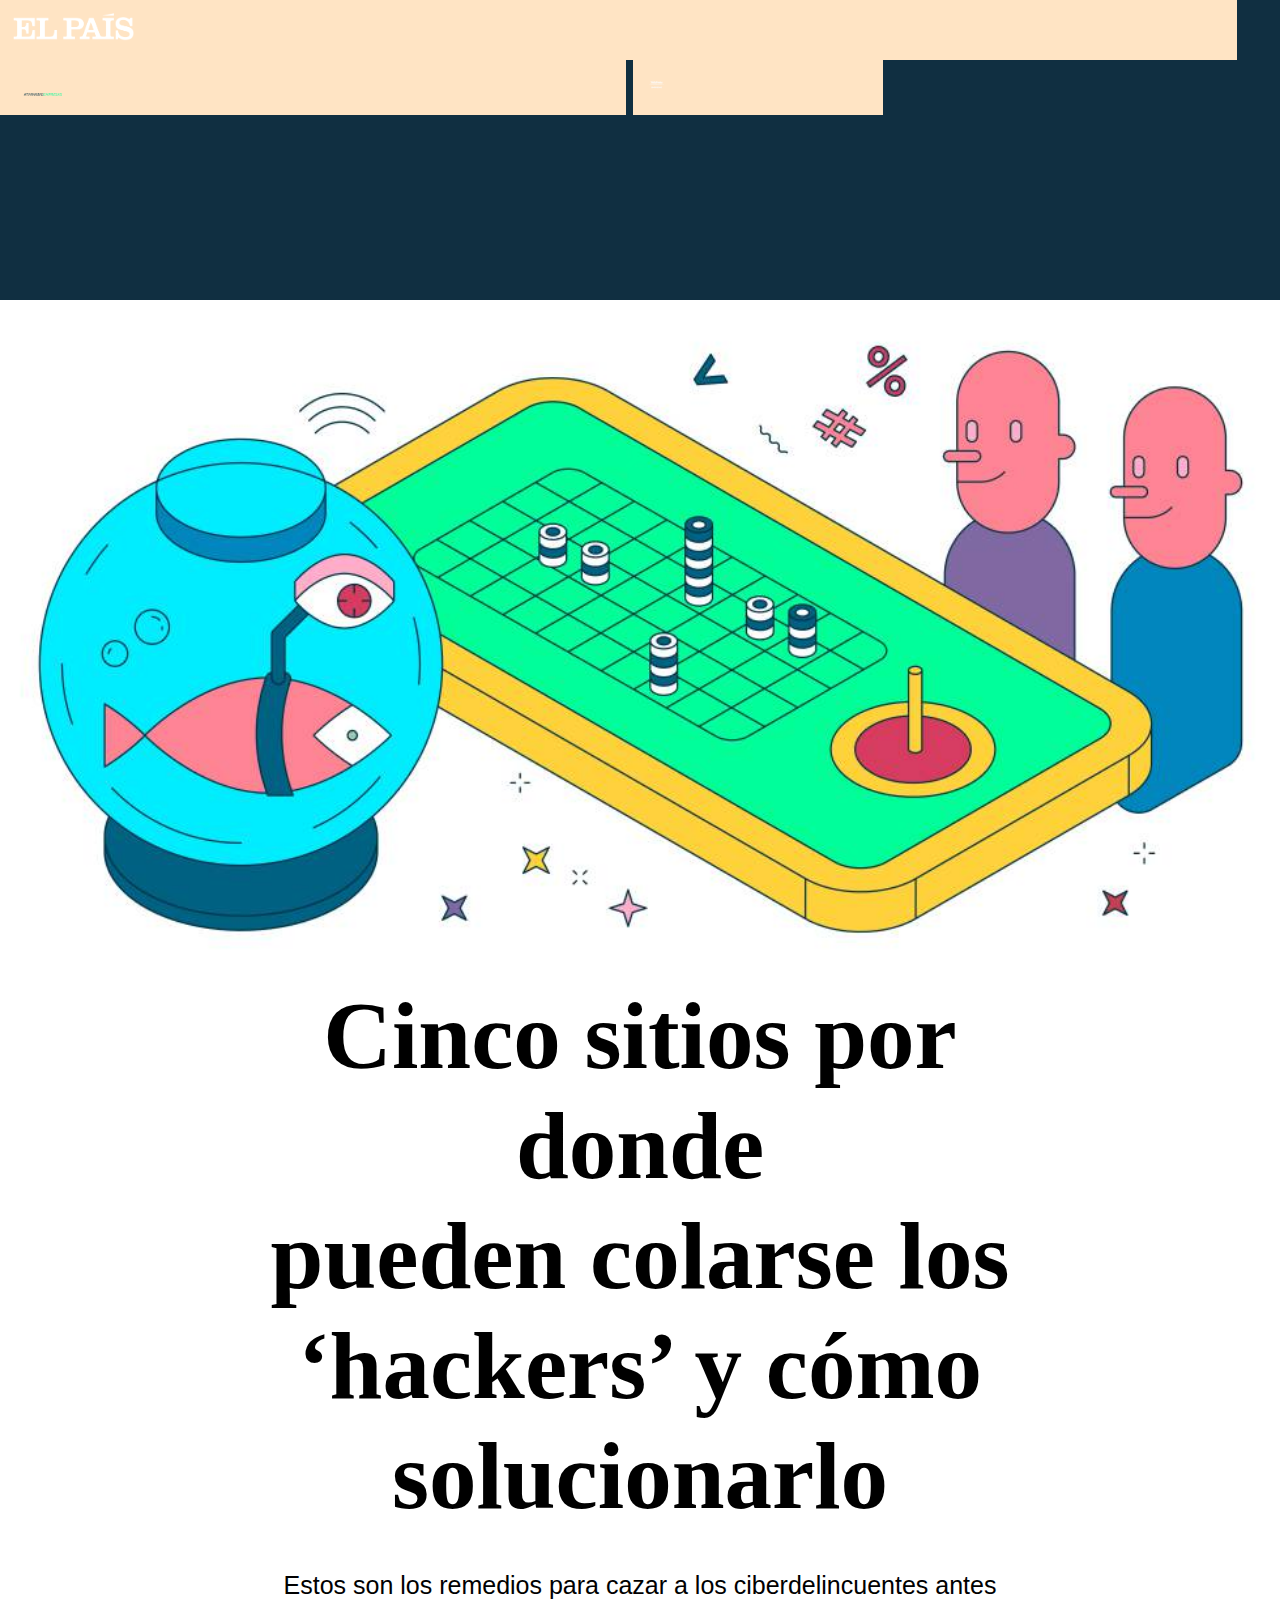
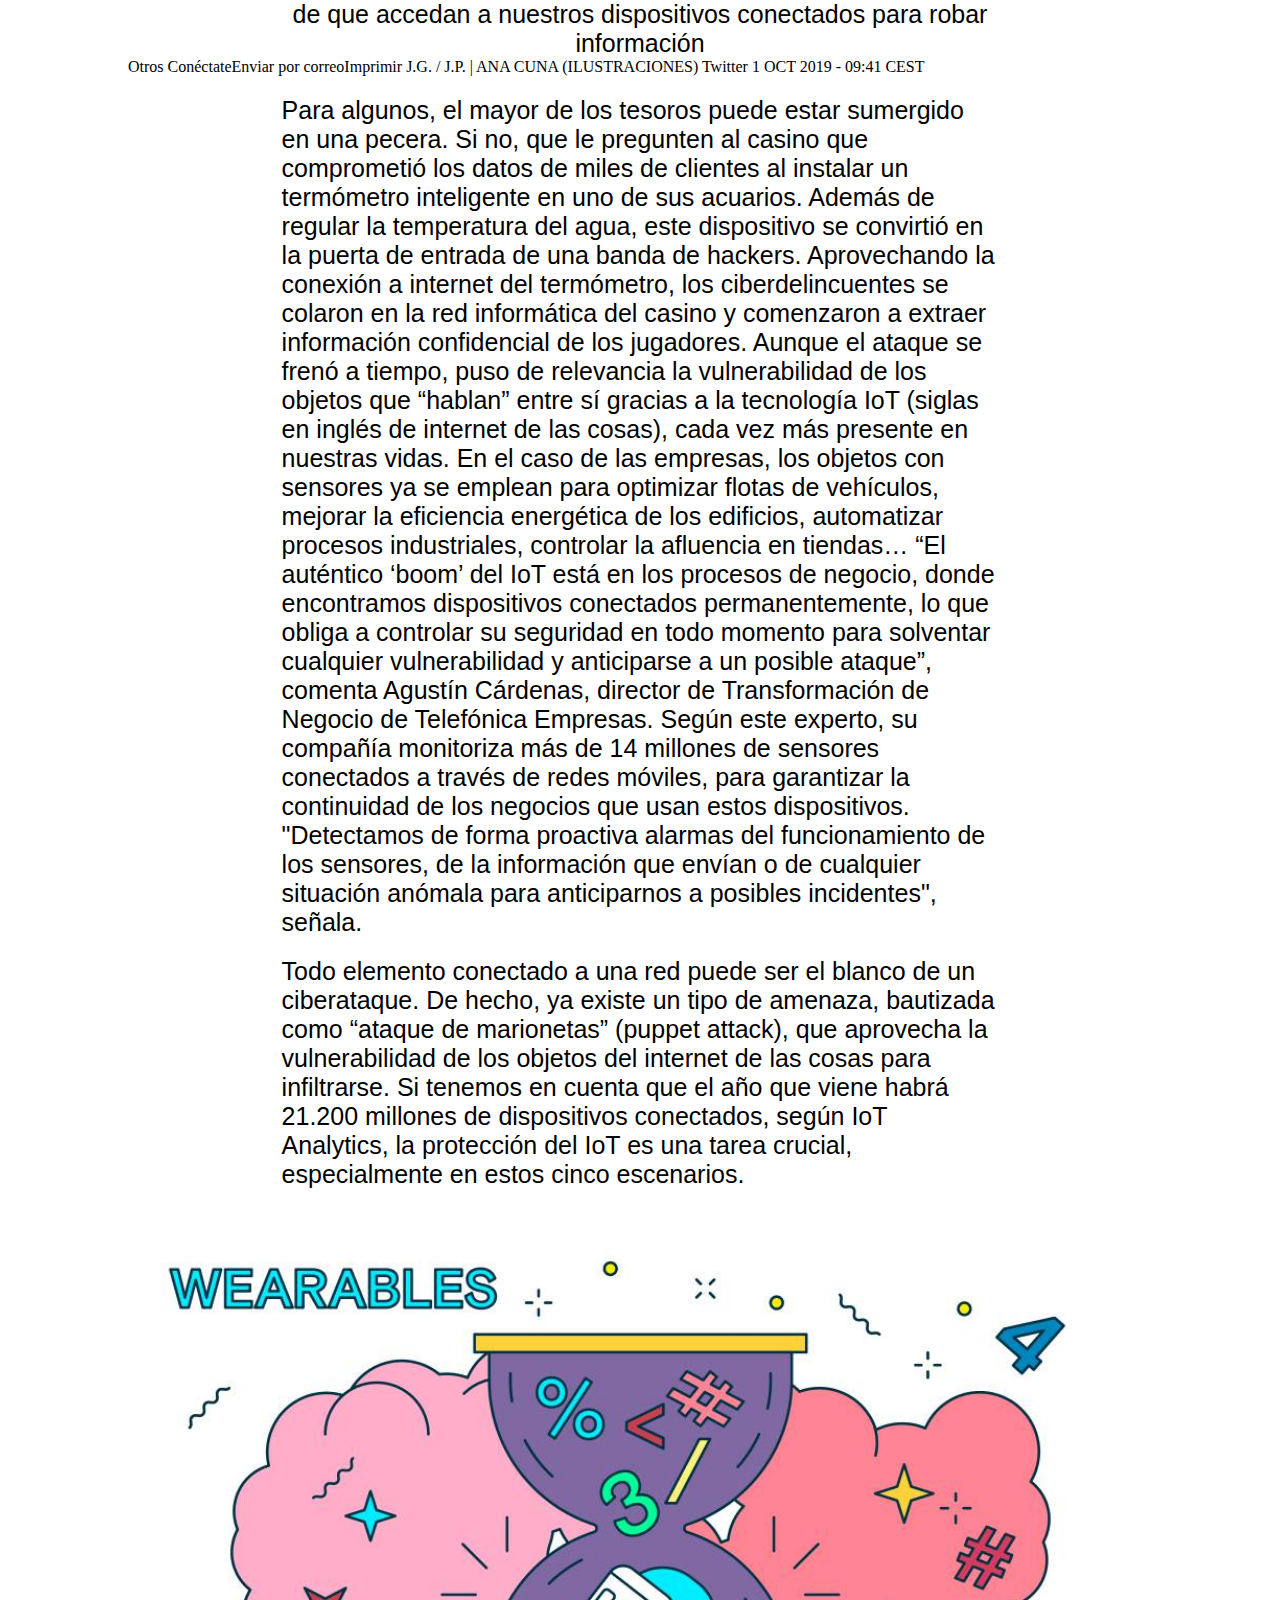
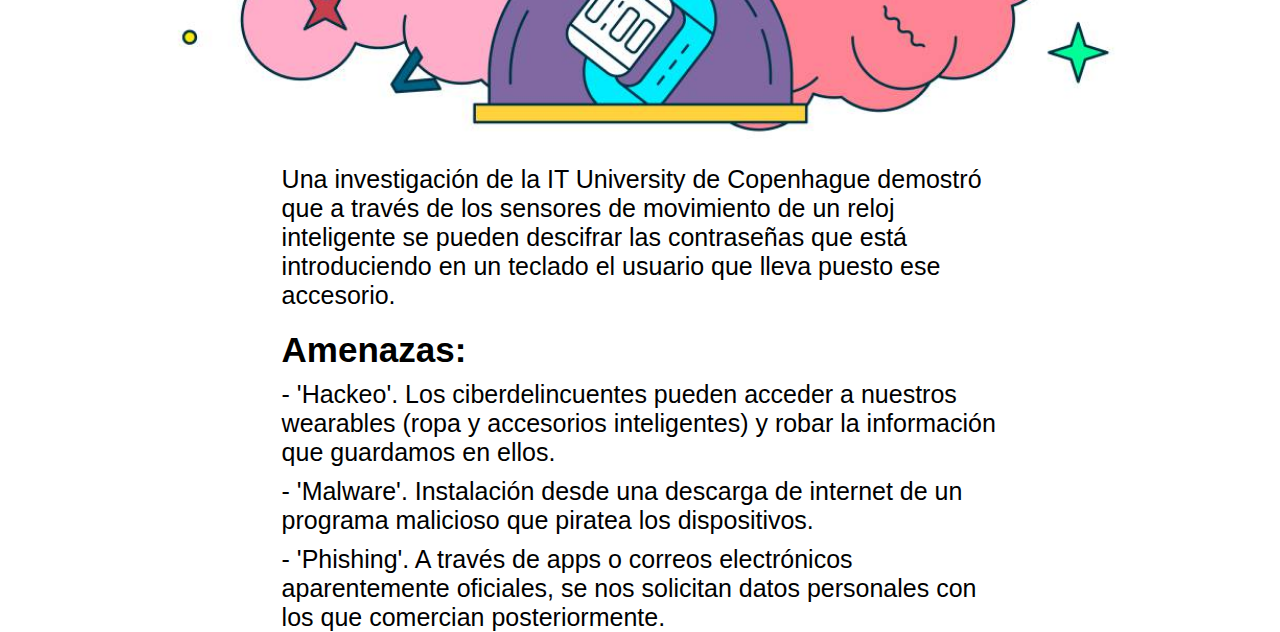
<file: sesión 78/elpais/index.html>
<!DOCTYPE html>
<html>

<head>
    <meta charset="utf-8">
    <title> Page Title</title>
    <link rel="stylesheet" href="elpais.css">
</head>

<body>
    <div id="principal">
        <header>
            <ul>
                <li id="izq"><img src="recursos/Pagina/img/elPais-blanco.png" alt="el pais"></li>
                <li id="centro"><img src="recursos/Pagina/img/telefonica-empresas-footer.png" alt="think big"></li>
                <li id="drc"><img src="recursos/Pagina/img/empresas.png" alt="telefonica empresas"></li>
            </ul>
        </header>
        <img src="recursos/Pagina/img/pecera-juegodemesa.jpg" alt="juego de mesa y pecera">
        <article>
            <h4 class="titulo">Cinco sitios por donde <br> pueden colarse los <br> ‘hackers’ y cómo <br> solucionarlo
            </h4>
            <p class="subtitulo">Estos son los remedios para cazar a los ciberdelincuentes antes <br> de que accedan a
                nuestros
                dispositivos conectados para robar <br> información</p>
            Otros
            ConéctateEnviar por correoImprimir
            J.G. / J.P. | ANA CUNA (ILUSTRACIONES)
            Twitter
            1 OCT 2019 - 09:41 CEST
            <p class="capital"> Para algunos, el mayor de los tesoros puede estar sumergido en una pecera. Si no, que le
                pregunten al
                casino
                que comprometió los datos de miles de clientes al instalar un termómetro inteligente en uno de sus
                acuarios.
                Además de regular la temperatura del agua, este dispositivo se convirtió en la puerta de entrada de una
                banda de hackers. Aprovechando la conexión a internet del termómetro, los ciberdelincuentes se colaron
                en la
                red informática del casino y comenzaron a extraer información confidencial de los jugadores. Aunque el
                ataque se frenó a tiempo, puso de relevancia la vulnerabilidad de los objetos que “hablan” entre sí
                gracias
                a la tecnología IoT (siglas en inglés de internet de las cosas), cada vez más presente en nuestras
                vidas. En
                el caso de las empresas, los objetos con sensores ya se emplean para optimizar flotas de vehículos,
                mejorar
                la eficiencia energética de los edificios, automatizar procesos industriales, controlar la afluencia en
                tiendas… “El auténtico ‘boom’ del IoT está en los procesos de negocio, donde encontramos dispositivos
                conectados permanentemente, lo que obliga a controlar su seguridad en todo momento para solventar
                cualquier
                vulnerabilidad y anticiparse a un posible ataque”, comenta Agustín Cárdenas, director de Transformación
                de
                Negocio de Telefónica Empresas. Según este experto, su compañía monitoriza más de 14 millones de
                sensores
                conectados a través de redes móviles, para garantizar la continuidad de los negocios que usan estos
                dispositivos. "Detectamos de forma proactiva alarmas del funcionamiento de los sensores, de la
                información
                que envían o de cualquier situación anómala para anticiparnos a posibles incidentes", señala.</p>

            <p>Todo elemento conectado a una red puede ser el blanco de un ciberataque. De hecho, ya existe un tipo de
                amenaza, bautizada como “ataque de marionetas” (puppet attack), que aprovecha la vulnerabilidad de los
                objetos del internet de las cosas para infiltrarse. Si tenemos en cuenta que el año que viene habrá
                21.200
                millones de dispositivos conectados, según IoT Analytics, la protección del IoT es una tarea crucial,
                especialmente en estos cinco escenarios.</p>
            <img src="recursos/Pagina/img/reloj-arena.jpg" alt="reloj de arena">
            <p> Una investigación de la IT University de Copenhague demostró que a través de los sensores de movimiento
                de un reloj inteligente se pueden descifrar las contraseñas que está introduciendo en un teclado el
                usuario que lleva puesto ese accesorio. </p>
            <ul>
                <li> <span class="destacados">Amenazas:</span></li>
                <li>- 'Hackeo'. Los ciberdelincuentes pueden acceder a nuestros wearables (ropa y accesorios
                    inteligentes) y robar la información que guardamos en ellos.</li>
                <li>- 'Malware'. Instalación desde una descarga de internet de un programa malicioso que piratea los
                    dispositivos.</li>
                <li>- 'Phishing'. A través de apps o correos electrónicos aparentemente oficiales, se nos solicitan
                    datos personales con los que comercian posteriormente.</li>
            </ul>



        </article>
    </div>


</body>

</html>
</file>
<file: Adobe/estilos.css>
* {
    box-sizing: border-box;
    margin: 0;
    padding: 0;
}

section {
    background-image: url(fondo-1400x860.jpg);
    background-size: cover;
    height: 780px;
    font-family: Verdana, Geneva, Tahoma, sans-serif;
}

.flex-container { 
    padding-left: 10%;
    padding-right: 10%;  
    display: flex;
    justify-content: space-between;
    flex-direction: row;
    flex-wrap: wrap;
    height: 10%;
    width: 100%;
    font-size: 0, 8em;

}

header img {
    height: 80px;
    justify-content: flex-start;
    display: flex;


}

header ul {
    width: 50%;
    color: gray;
    display: flex;
    flex-direction: row;
    justify-content: flex-end;
    align-items: center;
    margin: 10px;
    font-size: 1em;
    list-style: none;

}

header li {
    margin-left: 3%;
    position: relative;
}

a {
    text-decoration: none;
    color: rgb(204, 204, 204);
}

.tronco{
    height: 80%;
    margin-left: 10%;
    margin-right: 10%;
    display: flex;
    
}
.izq{
    padding-top: 5%;
    padding-right: 10%;
    display: flex;
    width: 50%;
    flex-direction: column;
}
.caja {
    margin-bottom: 5%;
}
div a{
    text-decoration: none;
    color:rgb(74, 146, 255);
}
#boton{
    background-color:rgb(74, 146, 255) ;
    color: aliceblue;
    width: 150px;
    height: 40px;
    border-radius: 4px;
    display: flex;
    text-align: center;
    justify-content: center;
    flex-direction: column;
    
}
.drch{
    display: flex;
    width: 50%;
    justify-content: flex-end;
    flex-direction: column;
}
.creditos{
    font-weight: bold;
    margin-bottom: 2%;
    color: black;
}
.linea{
    margin-bottom: 3%;
    width: 100%;
    height: 1px;
    background-color: black;
}
.programas{
    display: flex;
    align-items: center;

}
.pp{
    display: flex;
    margin-right: 2%;
}
div img{
    height: 30px;
}
footer{
    font-family: Verdana, Geneva, Tahoma, sans-serif; 
    padding-left: 9%;
    color: whitesmoke;
    display: flex;
    flex-direction: row;
    position: relative;
    height: 120px;
    background-color: rgb(28, 28, 28);
}
footer div {
    display: flex;
    align-content: center;
    background-color: black;
    height: 15px;
    width: 1px;
}
.vert {
    margin-top: 1%;
    margin-right: 1%;
    display: flex;
    align-content: center;
}
#amarillo{
    color: rgb(255, 215, 54);
}
</file>
<file: galeria flex/main.css>
*{
    box-sizing: border-box;
    padding: 0;
    margin: 0;
}

section {
    padding-top: 3%;
}
header {
    text-align: center;
    margin-top: 25px;
    margin-bottom: 25px;
    font-size: 60px;
    color: rgb(183, 3, 3);
    font-weight: bolder;
    font-family:'Times New Roman', Times, serif;
}
h2 {
    font-size: 28px;
    color: aliceblue;
    font-family:Arial, Helvetica, sans-serif
}
section {
    color: white;
    text-align: center ;
    margin-left: 10%;
    background-color: rgb(0, 0, 0);
    width: 80%;
}
.flex-container {
    padding: 3%;
    display: flex;
    justify-content:center;  
    flex-flow: row wrap;   
}
.caja {
    display: flex;
    flex-direction: column;
}
img {  
    margin: 10px;
    width: 300px;
    height: auto;
    filter: saturate(0.2);
}

a:hover img {
    filter: saturate(1);
}
</file>
<file: galeria/main.css>
*{
    box-sizing: border-box;
    padding: 0;
    margin: 0;
}
header {
    text-align: center;
    margin-top: 40px;
    font-size: 60px;
    font-weight: bolder;
    font-family:'Times New Roman', Times, serif;
}

.principal {
    margin: 2%;
    margin-left: 5%;
    margin-right: 6%;
    background-color: rgb(255, 204, 0);
    text-align: center;
}
h2{
    text-align: left;
    padding-top: 2%;
    margin: 3%;
    font-family: Verdana, Geneva, Tahoma, sans-serif ;
    color: aliceblue;
   
}
img {
    margin: 1%;    
    width: 30%;
    height: auto;
    filter: blur(5px);
}

a:hover img {
    filter: blur(0px);
}
</file>
<file: nike boot/nikedigital.css>
*{
    box-sizing: border-box;
    margin: 0;
    padding: 0;
}
body {
    font-family:Helvetica Neue, Helvetica, Arial, sans-serif;
    letter-spacing: 2px;
    
}
#cajarriba {
    height: 120px;
    width: 210vh;
    background-color: black;
    color: white;
    display: flex;
    justify-content: center;
    align-items: center;
    position: sticky;
    top: 0;
    left: 0;
    
}

#prueba:hover{
position: relative;
left: 5px;
bottom: 5px;
}

#cajaSuperior {
    width: 210vw; /* que ocupe el ancho de la pantalla */
    height: 210vh; /* para que sea cuadrada (igual a width) */
    background-image: url(imgs/fondo.jpg);
    background-size: contain; 
    padding: 20vw;
}

a {
    color: rgb(146, 72, 15);
    text-decoration: none;
}
#cajaCentral {
    
    width: 60%;
    margin-left:20%;
    height: 120 vh;
    padding: 15vw;
}

h1 {
    font-size: 64px;
    line-height: 104px;
    font-weight: 100;
}

h2 {
    font-size: 18px;
    color: darkgray;
}

p {
    font-size: 18px;
    line-height: 60px;
    font-weight: 100;
}

#cajaInferior {
    height: 100vh;
    background-color: black;
}

ul {
    width: 90%;
     
    list-style: none;    
    font-size: 20px;
    font-weight: 100;
    padding: 5vw;
    color: white;
}
.nowhere:hover {
    color:rgb(252, 252, 252)
}
li {
    display: inline-block;
    margin: 2px;
  
    padding: 1%;
}
</file>
<file: parcial/estilos.css>
* {
    box-sizing: border-box;
    margin: 0;
    padding: 0;
}

body {
    background-color: rgb(251, 238, 238);
    width: 90%;
    margin-left: auto;
    margin-right: auto;
    font-family: Verdana, Geneva, Tahoma, sans-serif;
}

nav {
    display: flex;
    justify-content: space-between;
    height: 10vh;
    width: 100%;
    font-size: 0,8em;
    overflow: hidden;
}

nav p {
    width: 50%;
    font-family: 'Times New Roman', Times, serif;
    font-size: 2em;
    color: rgb(226, 43, 198);
}

nav ul {
    width: 50%;
    color: gray;
    display: flex;
    justify-content: flex-end;
    align-items: center;
    margin: 10px;
    font-size: 1em;
}

li {
    padding-right: 5%;
    position: relative;
    list-style-type: none;
}

.boton:link {
    background-color: crimson ;
    border-color:crimson ;
    width: 100%;
    padding-left: 20px;
    padding-right: 20px;
    color: ghostwhite;
    border-radius: 10px;
}

a:hover {
    position: relative;
    top: 5px;
    left: 5px;
}

#centro {
    display: flex;
    width: 100%;
    justify-content: center;
    position: relative;
}

#izquierda {
    width: 50%;
    height: 100vh;
    padding: 4vh;
    text-align: center;
    background-color: aliceblue;
    border-radius: 10px;
}

#derecha {
    width: 50%;
    text-align: left;
    height: 100vh;
    padding: 15vh 35vh 5vh 5vh;
}

.cartel {
    background-color: black;
    color: white;

}


a {
    text-decoration: none;
}


li {
    background-color: brown;
    display: inline-block;
    margin: 5px;
}
</file>
<file: sesión 78/elpais.css>
* {
    padding: 0;
    margin: 0;
    box-sizing: border-box;
}
#principal {
    width: 80%;
    margin: auto;
    padding: auto;
}

header {
    height: 200px;
    background-color: rgb(16, 47, 65);
    color: aliceblue;
    width: 100%;
   /* position: fixed;*/

}

header ul {
    width: 100%;
    list-style: none;
    margin: 0px;
    padding: 0px;
}
header li {
    display: inline-block;
    background-color: bisque;
    overflow: hidden;
}


#izq {
    margin-top: 0%;
    width: 33%;
    text-align: left;
}

#centro {
    width: 33%;
    text-align: center;
}

#drc {
    width: 33%;
    text-align: right;
}
#drc img {
    top: -150px;
}


header img {
    width: 100%;
    margin-top: auto;
}


img {
    margin-top: 70px;
    width: 100%;
}


article {
    width: 100%;

    margin-left: auto;
    margin-right: auto;
    padding-left: 10%;
    padding-right: 10%;
}

.titulo {
    text-align: center;
    font-size: 75px;
    font-family: Times, 'Times New Roman', serif;
    width: 80%;
    margin-left: auto;
    margin-right: auto;

}

.subtitulo {
    margin-top: 40px;
    padding-left: 20%;
    padding-right: 20%;
    font-size: 20px;
    font-family: 'Segoe UI', Tahoma, Geneva, Verdana, sans-serif;
    text-align: center;
    margin-left: 0%;
    margin-right: 0%;

}

#redes {
    text-align: center;
    list-style-type: none;
    margin-top: 20px;
    color: rgb(112, 112, 112);
    font-size: 18px;
    font-family: 'Segoe UI', Tahoma, Geneva, Verdana, sans-serif;
}
#redes li {
    
    display: inline-block;
}   
#contactos {
    text-align: center;
    list-style-type: none;
    margin-top: 20px;
    color: rgb(112, 112, 112);
    font-size: 18px;
    font-family: 'Segoe UI', Tahoma, Geneva, Verdana, sans-serif;
   
}
#link {
    color: rgb(112, 112, 112);
    text-decoration-line: none;
    text-decoration-style: none;

}

#letraP::first-letter {
    float: left;
    font-size: 88px;
    margin-top: 0%;
    margin-bottom: 0%;
    padding-top: 0%;
    padding-bottom: 0%;
}


#negrita {
    font-weight: bold;
}

a:link,
a:visited,
a:hover,
a:active {
    color: black;
    text-decoration-line: underline;
    text-decoration-style: dotted;
}

article>img {
    margin-top: 40px;
    width: 80%;
    margin-right: 10%;
    margin-left: 10%;
}

p {
    margin-top: 40px;
    font-size: 20px;
    color: rgb(51, 51, 51);
    font-family: 'Segoe UI', Tahoma, Geneva, Verdana, sans-serif;
    text-align: left;
    margin-left: 22%;
    margin-right: 22%;
}

ul {
    list-style-type: none;
    margin-top: 40px;
    color: rgb(51, 51, 51);
    font-size: 20px;
    font-family: 'Segoe UI', Tahoma, Geneva, Verdana, sans-serif;
    text-align: left;
    margin-left: 22%;
    margin-right: 22%;

}

li {
    margin-top: 40px;
}

.destacados {
    font-size: 27px;
    font-weight: bold;
    color: black;
} 
#banner img{
    text-align: center;
    margin-left: 22%;
    margin-right: 22%;
    width: 56%;
    margin-bottom: 20px;
}
#separador {
    text-align: center;
    text-decoration: underline 2px;
    
}

#pietelefonica img{
    text-align: center;
    margin-left: 36%;
    margin-right: 36%;
    width: 28%;
    margin-bottom: 40px;
}
</file>
<file: sesión 78/elpais/elpais.css>
* {
    padding: 0;
    margin: 0;
    box-sizing: border-box;
}

header {
    height: 300px;
    background-color: rgb(16, 47, 65);
    color: aliceblue;
    width: 100%;

}

header ul {
    width: 100%;
    list-style: none;
    margin: 0%;
    display: inline-block;
}

header li {
    
    display: inline-block;
    padding: 1%;
    margin: 0%;
    background-color: bisque;
}

header img {
    width: 10%;
}

img {
    width: 100%;
}


article {
    width: 100%;

    margin-left: auto;
    margin-right: auto;
    padding-left: 10%;
    padding-right: 10%;
}

.titulo {
    text-align: center;
    font-size: 95px;
    font-family: Times, 'Times New Roman', serif;
    width: 80%;
    margin-left: auto;
    margin-right: auto;

}

.subtitulo {
    margin-top: 40px;
    font-size: 25px;
    font-family: 'Segoe UI', Tahoma, Geneva, Verdana, sans-serif;
    text-align: center;
    margin-left: auto;
    margin-right: auto;

}

.capital::first-letter {}

article>img {
    margin-top: 40px;
    width: 100%;
}

p {
    margin-top: 20px;
    font-size: 25px;
    font-family: 'Segoe UI', Tahoma, Geneva, Verdana, sans-serif;
    text-align: left;
    margin-left: 15%;
    margin-right: 15%;
}

ul {
    list-style-type: none;
    margin-top: 20px;
    font-size: 25px;
    font-family: 'Segoe UI', Tahoma, Geneva, Verdana, sans-serif;
    text-align: left;
    margin-left: 15%;
    margin-right: 15%;

}

li {
    margin-top: 10px;

}

.destacados {
    font-size: 35px;
    font-weight: bold;
}
</file>
